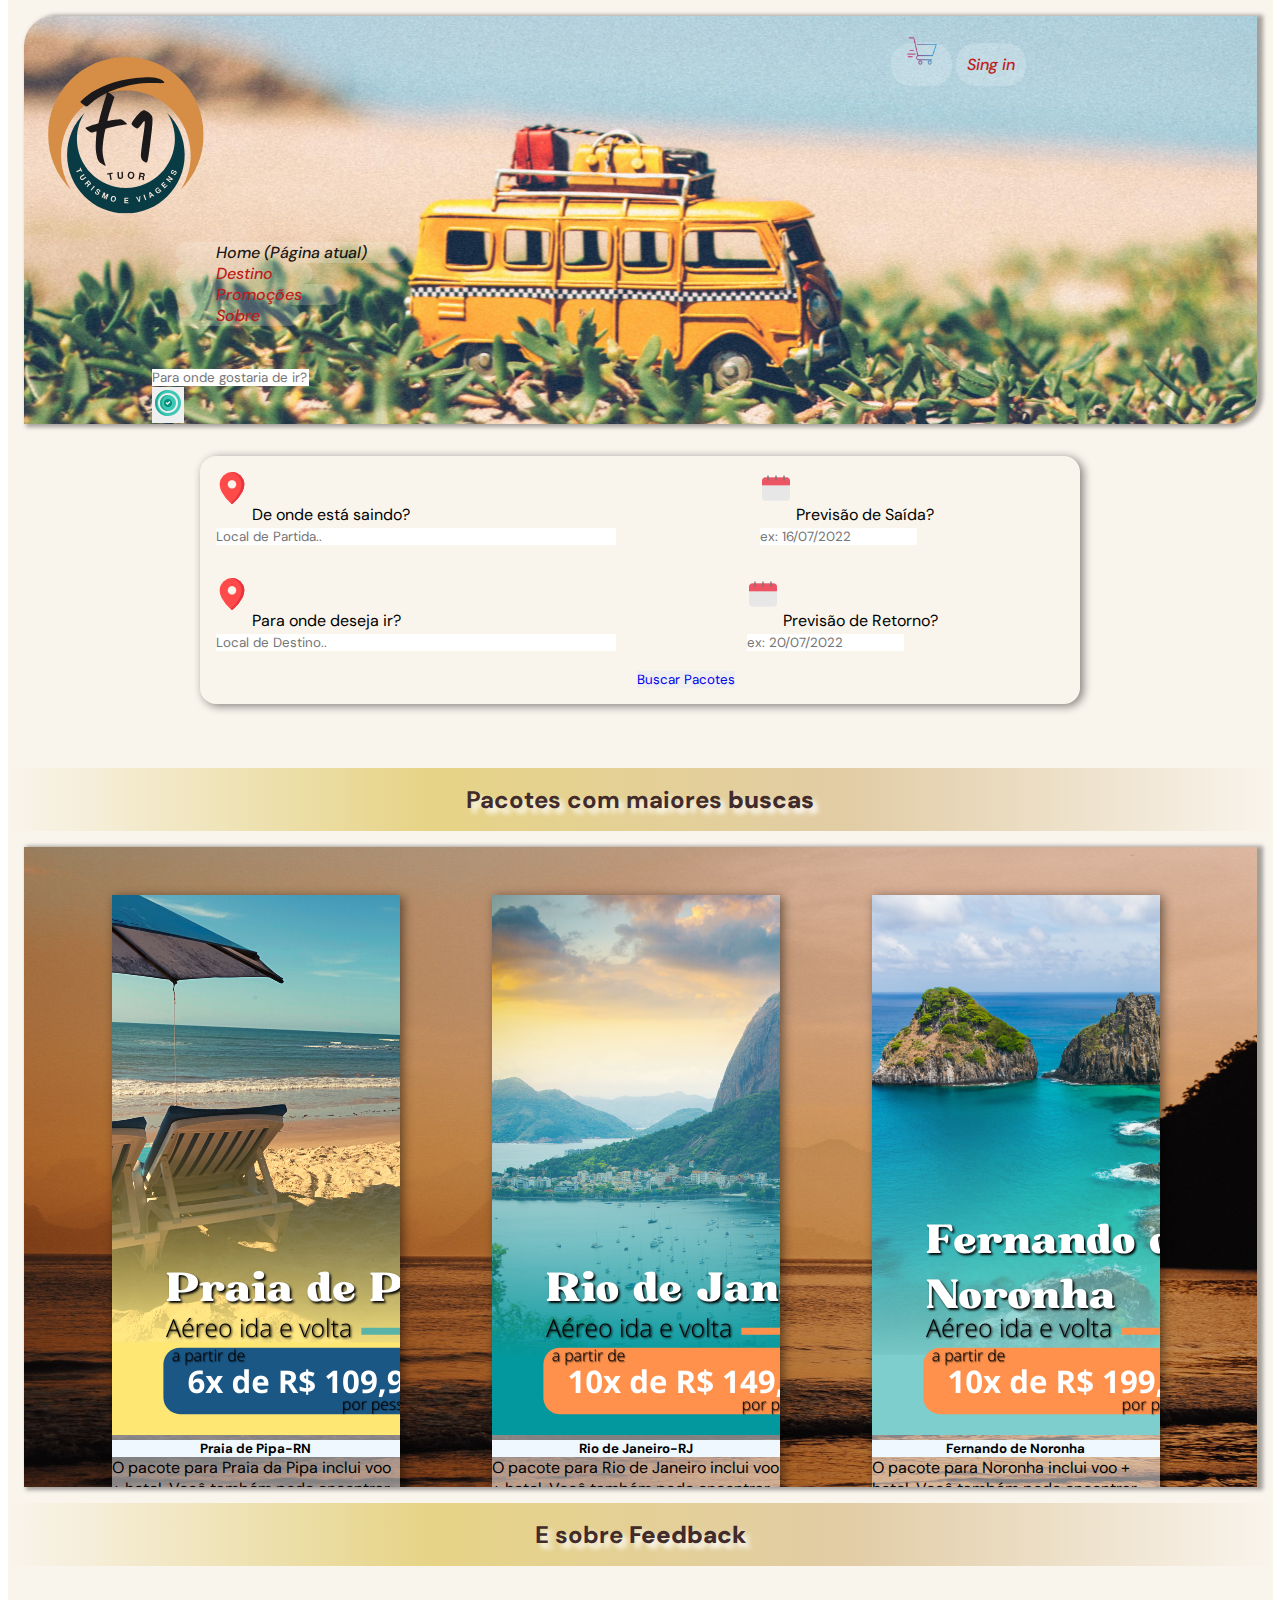
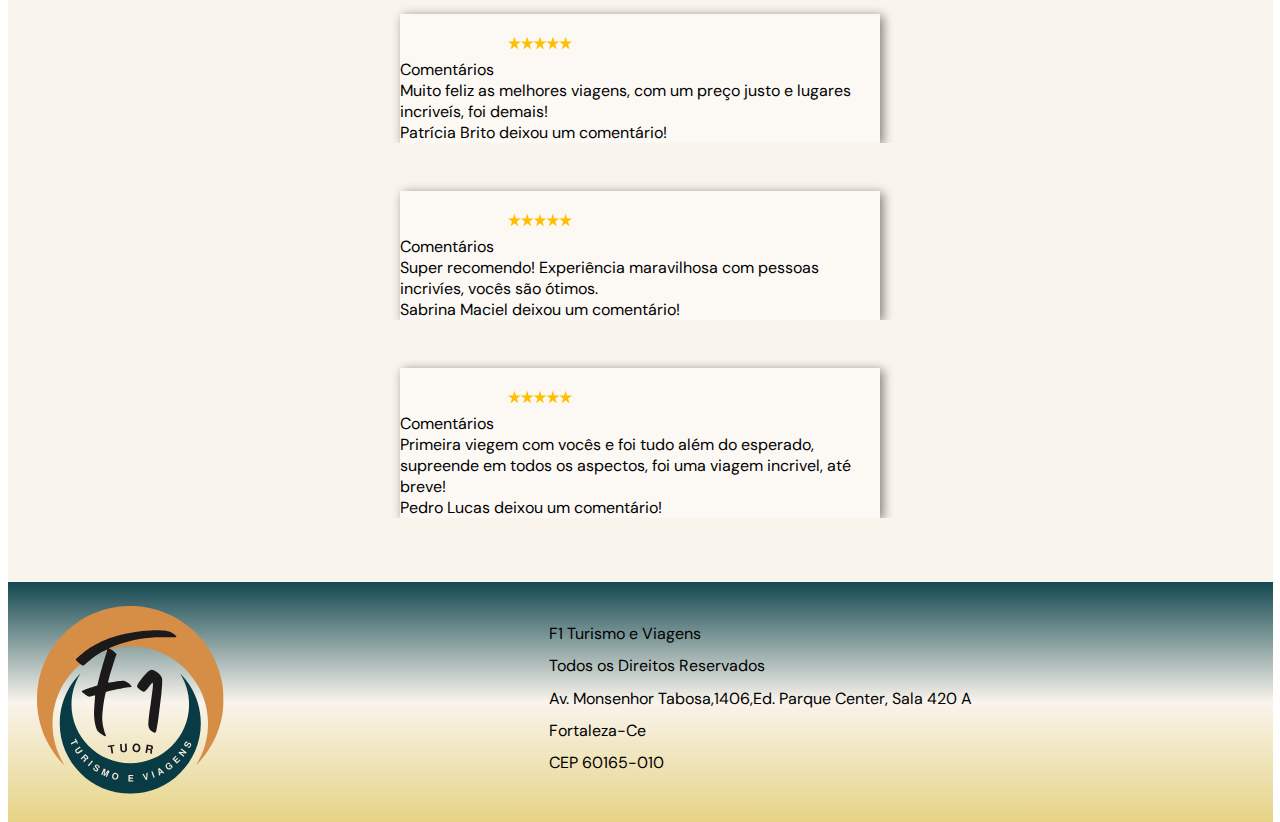
<file: index.html>
<!DOCTYPE html>
<html lang="pt-BR">
<head>
  <meta charset="UTF-8">
  <meta http-equiv="X-UA-Compatible" content="IE=edge">
  <meta name="viewport" content="width=device-width, initial-scale=1, shrink-to-fit=no">
  <title>F1 Tuor - Turismo e Viagens</title>
  <!------Bootstrap------>
  <link rel="stylesheet" href="https://stackpath.bootstrapcdn.com/bootstrap/4.1.3/css/bootstrap.min.css" integrity="sha384-MCw98/SFnGE8fJT3GXwEOngsV7Zt27NXFoaoApmYm81iuXoPkFOJwJ8ERdknLPMO" crossorigin="anonymous">
   <!-----CSS------>
  <link rel="stylesheet" href="./styles/style.css">

   <!------Font-Family------>
  <link rel="preconnect" href="https://fonts.googleapis.com">
  <link rel="preconnect" href="https://fonts.gstatic.com" crossorigin>
  <link href="https://fonts.googleapis.com/css2?family=DM+Sans:ital@0;1&display=swap" rel="stylesheet">
</head>



<body>
 <div id="bodySection">
   <header>
      <div class="grid-container">
        <div>
          <nav  class="navbar navbar-expand-lg navbar-light ">
            <button class="navbar-toggler" type="button" data-toggle="collapse" data-target="#navbarTogglerDemo01" aria-controls="navbarTogglerDemo01" aria-expanded="false" aria-label="Alterna navegação">
              <span class="navbar-toggler-icon"></span>
            </button>
            <div class="collapse navbar-collapse" id="navbarTogglerDemo01">
              <a class="navbar-brand" href="#"><img id="Logo" src="assets/Logo.svg" alt="Logomarca F1 Turismo" width="200px" height="200px"></a>
   
              <ul class="navbar-nav mr-auto mt-2 mt-lg-0">
                <li class="nav-item active">
                  <a class="nav-link" href="index.html">Home <span class="sr-only">(Página atual)</span></a>
                </li>
                <li class="nav-item">
                  <a class="nav-link" href="destino.html" target="_self">Destino</a>
                </li>
                <li class="nav-item">
                  <a class="nav-link" href="promocoes.html" target="_self">Promoções</a>
                </li>
                <li class="nav-item">
                  <a class="nav-link" href="sobre.html">Sobre</a>
                </li>
              </ul>
            </div>
          </nav>
   
          <div class="input-group mb-3">
            <input type="text" class="form-control" placeholder="Para onde gostaria de ir? ex: Rio de Janeiro" aria-label="Recipient's username" aria-describedby="button-addon2">
            <div class="input-group-append">
              <button class="btn btn-outline-secondary" type="button" id="button-addon2"><img src="assets/lets-go.png" alt="botão ir"></button>
            </div>
          </div>
        </div>
        <nav id="go-enter">
          <a href="compra.html"><img src="assets/carrinho-de-compras.png" alt="Carrinho de compras" width="38px" height="38px"></a>
          <a href="singin.html">Sing in</a>
        </nav>
      </div>
   
   </header>
   
   <section id="form-index">
    <form>
      <div class="form-group">
        <img class="image-assets" src="assets/placeholder.png" alt="">
        <span>De onde está saindo?</span>
        <input type="text"  class="form-control" id="formGroupExampleInput" placeholder="Local de Partida..">
      </div>
      <div class="form-group">
        <img class="image-assets" src="assets/calendario.png" alt="">
        <span>Previsão de Saída?</span>
        <input type="text" class="form-control" id="formGroupExampleInput2" placeholder="ex: 16/07/2022">
      </div>
    </form>
    <form>
      <div class="form-group">
        <img class="image-assets" src="assets/placeholder.png" alt="">
        <span>Para onde deseja ir?</span>
        <input type="text" class="form-control" id="formGroupExampleInput" placeholder= "Local de Destino..">
      </div>
      <div class="form-group">
        <img class="image-assets" src="assets/calendario.png" alt="">
        <span>Previsão de Retorno?</span>
        <input type="text" class="form-control" id="formGroupExampleInput2" placeholder="ex: 20/07/2022">
      </div>
    </form>
    <button  type="button" class="btn btn-warning btn-lg"><a href="#">Buscar Pacotes</a> </button>
   </section>
   
   <hr>
   <h2>Pacotes com maiores <strong>buscas</strong></h2>
   <hr>
   <main id="menu">

    <div id="container">
   
      <div class="card" style="width: 18rem;">
        <img class="card-img-top" src="images/pacote-pipa.png" alt="Imagem de capa do pacote">
        <div class="card-body"> 
          <h5 class="card-title">Praia de Pipa-RN</h5>
          <p class="card-text">O pacote para Praia da Pipa inclui voo + hotel. Você também pode encontrar pacotes que incluem seguro viagem, traslado do aeroporto e atividades.</p>
          <a href="#" class="btn btn-primary">Visitar</a>
        </div>
      </div>
      <div class="card" style="width: 18rem;">
        <img class="card-img-top" src="images/pacote-rio.png" alt="Imagem de capa do pacote">
        <div class="card-body">
          <h5 class="card-title">Rio de Janeiro-RJ</h5>
          <p class="card-text">O pacote para Rio de Janeiro inclui voo + hotel. Você também pode encontrar pacotes que incluem seguro viagem, traslado do aeroporto e atividades.</p>
          <a href="#" class="btn btn-primary">Visitar</a>
        </div>
      </div>
      
      <div class="card" style="width: 18rem;">
        <img class="card-img-top" src="images/pacote-fn.png" alt="Imagem de capa do pacote">
        <div class="card-body">
          <h5 class="card-title">Fernando de Noronha</h5>
          <p class="card-text">O pacote para Noronha inclui voo + hotel. Você também pode encontrar pacotes que incluem seguro viagem, traslado do aeroporto e atividades.</p>
          <a href="#" class="btn btn-primary">Visitar</a>
        </div>
      </div>
      </div>  
   </main>
   
   <section id="commit">
    <hr>
    <h2>E sobre <strong>Feedback</strong> </h2>
    <hr>

    <div id="carouselExampleSlidesOnly" class="carousel slide" data-ride="carousel">
      <div class="carousel-inner">
        <div class="carousel-item active">
          <div class="d-block w-100">
            <div id="card-commit" class="card">
              <div class="card-header">
                Comentários
                <img class="position-img-est" src="assets/estrelas.png" alt="estrelas comentário">
              </div>
              <div class="card-body">
                <blockquote class="blockquote mb-0">
                  <p>Muito feliz as melhores viagens, com um preço justo e lugares incriveís, foi demais! </p>
                  <footer class="blockquote-footer">Patrícia Brito deixou um comentário!</footer>
                </blockquote>
              </div>
            </div>
          </div>
        </div>

        <div class="carousel-item">
          <div class="d-block w-100">
            <div id="card-commit" class="card">
              <div class="card-header">
                Comentários
                <img class="position-img-est" src="assets/estrelas.png" alt="estrelas comentário">
              </div>
              <div class="card-body">
                <blockquote class="blockquote mb-0">
                  <p>Super recomendo! Experiência maravilhosa com pessoas incrivíes, vocês são ótimos.</p>
                  <footer class="blockquote-footer">Sabrina Maciel deixou um comentário!</footer>
                </blockquote>
              </div>
            </div>
          </div>
        </div>

        <div class="carousel-item">
          <div class="d-block w-100">
            <div id="card-commit" class="card">
              <div class="card-header">
                Comentários
                <img class="position-img-est" src="assets/estrelas.png" alt="estrelas comentário">
              </div>
              <div class="card-body">
                <blockquote class="blockquote mb-0">
                  <p>Primeira viegem com vocês e foi tudo além do esperado, supreende em todos os aspectos, foi uma viagem incrivel, até breve!</p>
                  <footer class="blockquote-footer">Pedro Lucas deixou um comentário! </footer>
                </blockquote>
              </div>
            </div>
          </div>
        </div>
      </div>
    </div>

   </section>
   
   <footer id="footer">
    <img src="assets/Logo.svg" alt="" width="240px">
      <ul>
        <li class="padrao">F1 Turismo e Viagens</li>
        <li class="padrao">Todos os Direitos Reservados</li>
        <li class="padrao">Av. Monsenhor Tabosa,1406,Ed. Parque Center, Sala 420 A</li>
        <li class="padrao">Fortaleza-Ce</li>
        <li class="padrao">CEP 60165-010</li>
      </ul>
   </footer>
 </div>

<script src="https://code.jquery.com/jquery-3.3.1.slim.min.js" integrity="sha384-q8i/X+965DzO0rT7abK41JStQIAqVgRVzpbzo5smXKp4YfRvH+8abtTE1Pi6jizo" crossorigin="anonymous"></script>
<script src="https://cdnjs.cloudflare.com/ajax/libs/popper.js/1.14.3/umd/popper.min.js" integrity="sha384-ZMP7rVo3mIykV+2+9J3UJ46jBk0WLaUAdn689aCwoqbBJiSnjAK/l8WvCWPIPm49" crossorigin="anonymous"></script>
<script src="https://stackpath.bootstrapcdn.com/bootstrap/4.1.3/js/bootstrap.min.js" integrity="sha384-ChfqqxuZUCnJSK3+MXmPNIyE6ZbWh2IMqE241rYiqJxyMiZ6OW/JmZQ5stwEULTy" crossorigin="anonymous"></script>

</body>
</html>
</file>
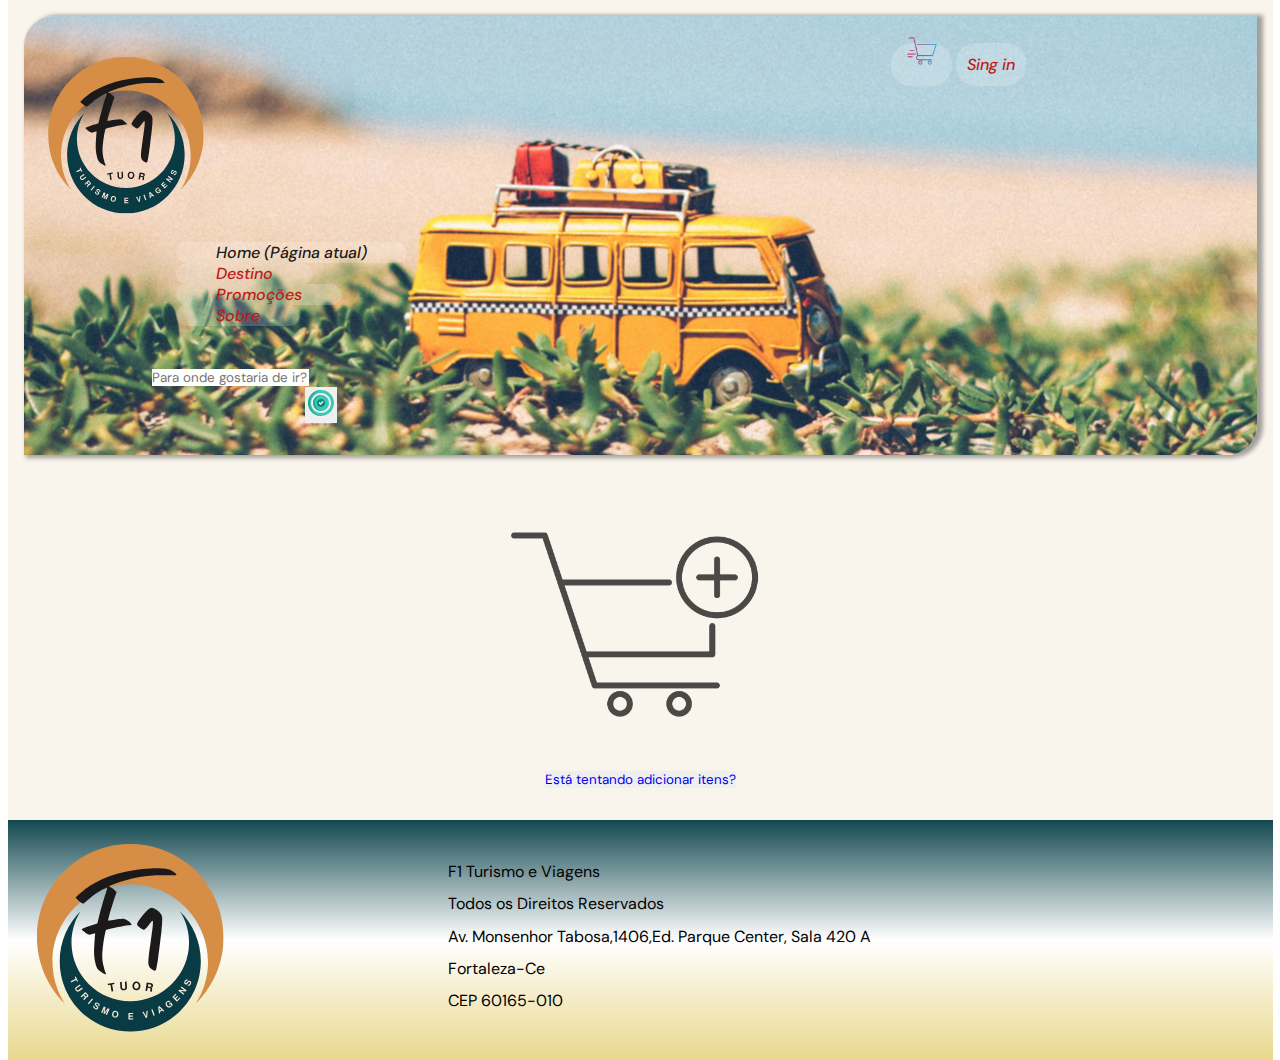
<file: compra.html>
<!DOCTYPE html>
<html lang="pt-BR">
<head>
  <meta charset="UTF-8">
  <meta http-equiv="X-UA-Compatible" content="IE=edge">
  <meta name="viewport" content="width=device-width, initial-scale=1, shrink-to-fit=no">
  <title>F1 Tuor - Turismo e Viagens</title>
  <!------Bootstrap------>
  <link rel="stylesheet" href="https://stackpath.bootstrapcdn.com/bootstrap/4.1.3/css/bootstrap.min.css" integrity="sha384-MCw98/SFnGE8fJT3GXwEOngsV7Zt27NXFoaoApmYm81iuXoPkFOJwJ8ERdknLPMO" crossorigin="anonymous">
   <!-----CSS------>
  <link rel="stylesheet" href="./styles/compra.css">

   <!------Font-Family------>
  <link rel="preconnect" href="https://fonts.googleapis.com">
  <link rel="preconnect" href="https://fonts.gstatic.com" crossorigin>
  <link href="https://fonts.googleapis.com/css2?family=DM+Sans:ital@0;1&display=swap" rel="stylesheet">
</head>



<body>
 <div id="bodySection">
   <header>
      <div class="grid-container">
        <div>
          <nav  class="navbar navbar-expand-lg navbar-light ">
            <button class="navbar-toggler" type="button" data-toggle="collapse" data-target="#navbarTogglerDemo01" aria-controls="navbarTogglerDemo01" aria-expanded="false" aria-label="Alterna navegação">
              <span class="navbar-toggler-icon"></span>
            </button>
            <div class="collapse navbar-collapse" id="navbarTogglerDemo01">
              <a class="navbar-brand" href="#"><img id="Logo" src="assets/Logo.svg" alt="Logomarca F1 Turismo" width="200px" height="200px"></a>
   
              <ul class="navbar-nav mr-auto mt-2 mt-lg-0">
                <li class="nav-item active">
                  <a class="nav-link" href="index.html">Home <span class="sr-only">(Página atual)</span></a>
                </li>
                <li class="nav-item">
                  <a class="nav-link" href="destino.html" target="_self">Destino</a>
                </li>
                <li class="nav-item">
                  <a class="nav-link" href="promocoes.html" target="_self">Promoções</a>
                </li>
                <li class="nav-item">
                  <a class="nav-link" href="sobre.html">Sobre</a>
                </li>
              </ul>
            </div>
          </nav>
   
          <div class="input-group mb-3">
            <input type="text" class="form-control" placeholder="Para onde gostaria de ir? ex: Rio de Janeiro" aria-label="Recipient's username" aria-describedby="button-addon2">
            <div class="input-group-append">
              <button class="btn btn-outline-secondary" type="button" id="button-addon2"><img src="assets/lets-go.png" alt="botão ir"></button>
            </div>
          </div>
        </div>
        <nav id="go-enter">
          <a href="compra.html"><img src="assets/carrinho-de-compras.png" alt="Carrinho de compras" width="38px" height="38px"></a>
          <a href="singin.html">Sing in</a>
        </nav>
      </div>
   </header>

   <div class="body-car">
    <img class="img-body" src="images/carrinho.png" alt="carrinho imagem">
    
    <button type="button" class="btn btn-outline-info" data-toggle="tooltip" data-placement="top" title="Faça seu login e continue navegando">
      <a class="nav-btn" href="singin.html">Está tentando adicionar itens?</a>
    </button>
   </div>

 </div>

 <footer id="footer">
  <img src="assets/Logo.svg" alt="" width="240px">
    <ul>
      <li class="padrao">F1 Turismo e Viagens</li>
      <li class="padrao">Todos os Direitos Reservados</li>
      <li class="padrao">Av. Monsenhor Tabosa,1406,Ed. Parque Center, Sala 420 A</li>
      <li class="padrao">Fortaleza-Ce</li>
      <li class="padrao">CEP 60165-010</li>
    </ul>
 </footer>


<script src="https://code.jquery.com/jquery-3.3.1.slim.min.js" integrity="sha384-q8i/X+965DzO0rT7abK41JStQIAqVgRVzpbzo5smXKp4YfRvH+8abtTE1Pi6jizo" crossorigin="anonymous"></script>
<script src="https://cdnjs.cloudflare.com/ajax/libs/popper.js/1.14.3/umd/popper.min.js" integrity="sha384-ZMP7rVo3mIykV+2+9J3UJ46jBk0WLaUAdn689aCwoqbBJiSnjAK/l8WvCWPIPm49" crossorigin="anonymous"></script>
<script src="https://stackpath.bootstrapcdn.com/bootstrap/4.1.3/js/bootstrap.min.js" integrity="sha384-ChfqqxuZUCnJSK3+MXmPNIyE6ZbWh2IMqE241rYiqJxyMiZ6OW/JmZQ5stwEULTy" crossorigin="anonymous"></script>
</body>
</html>
</file>
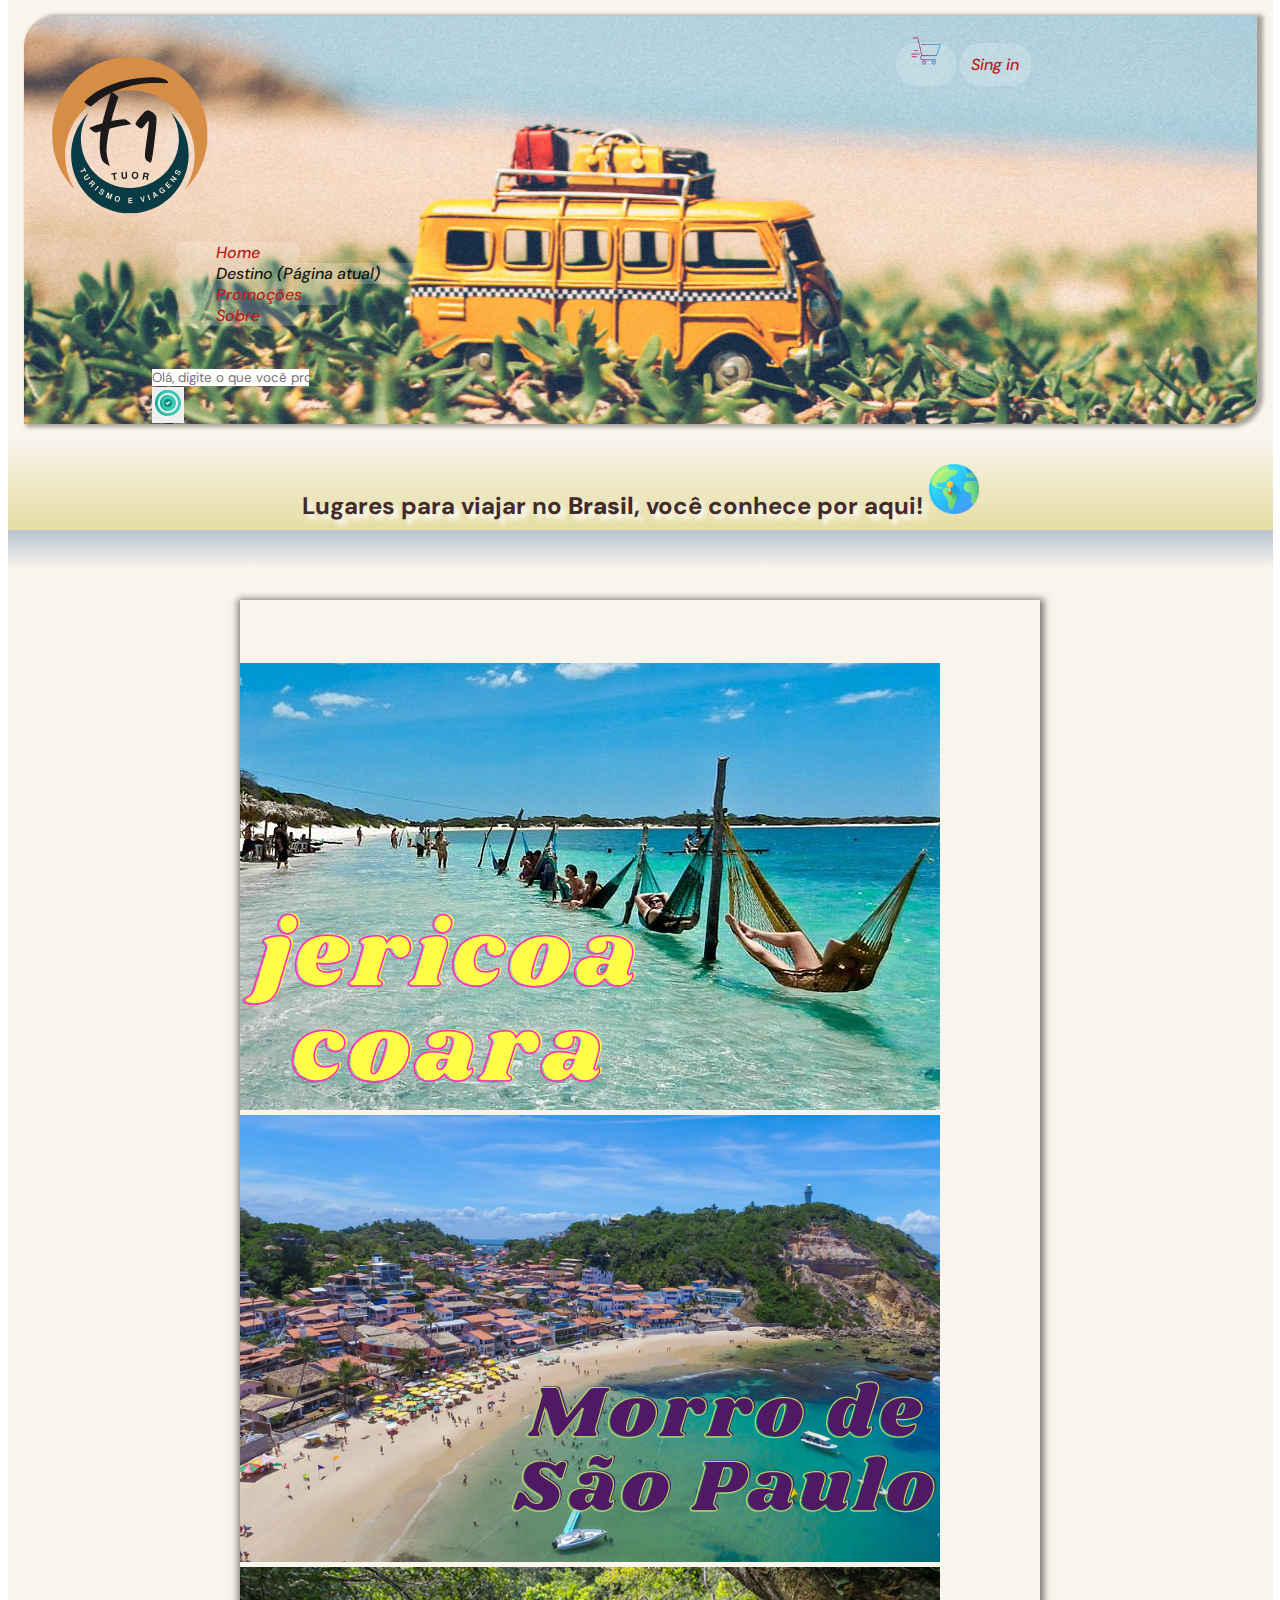
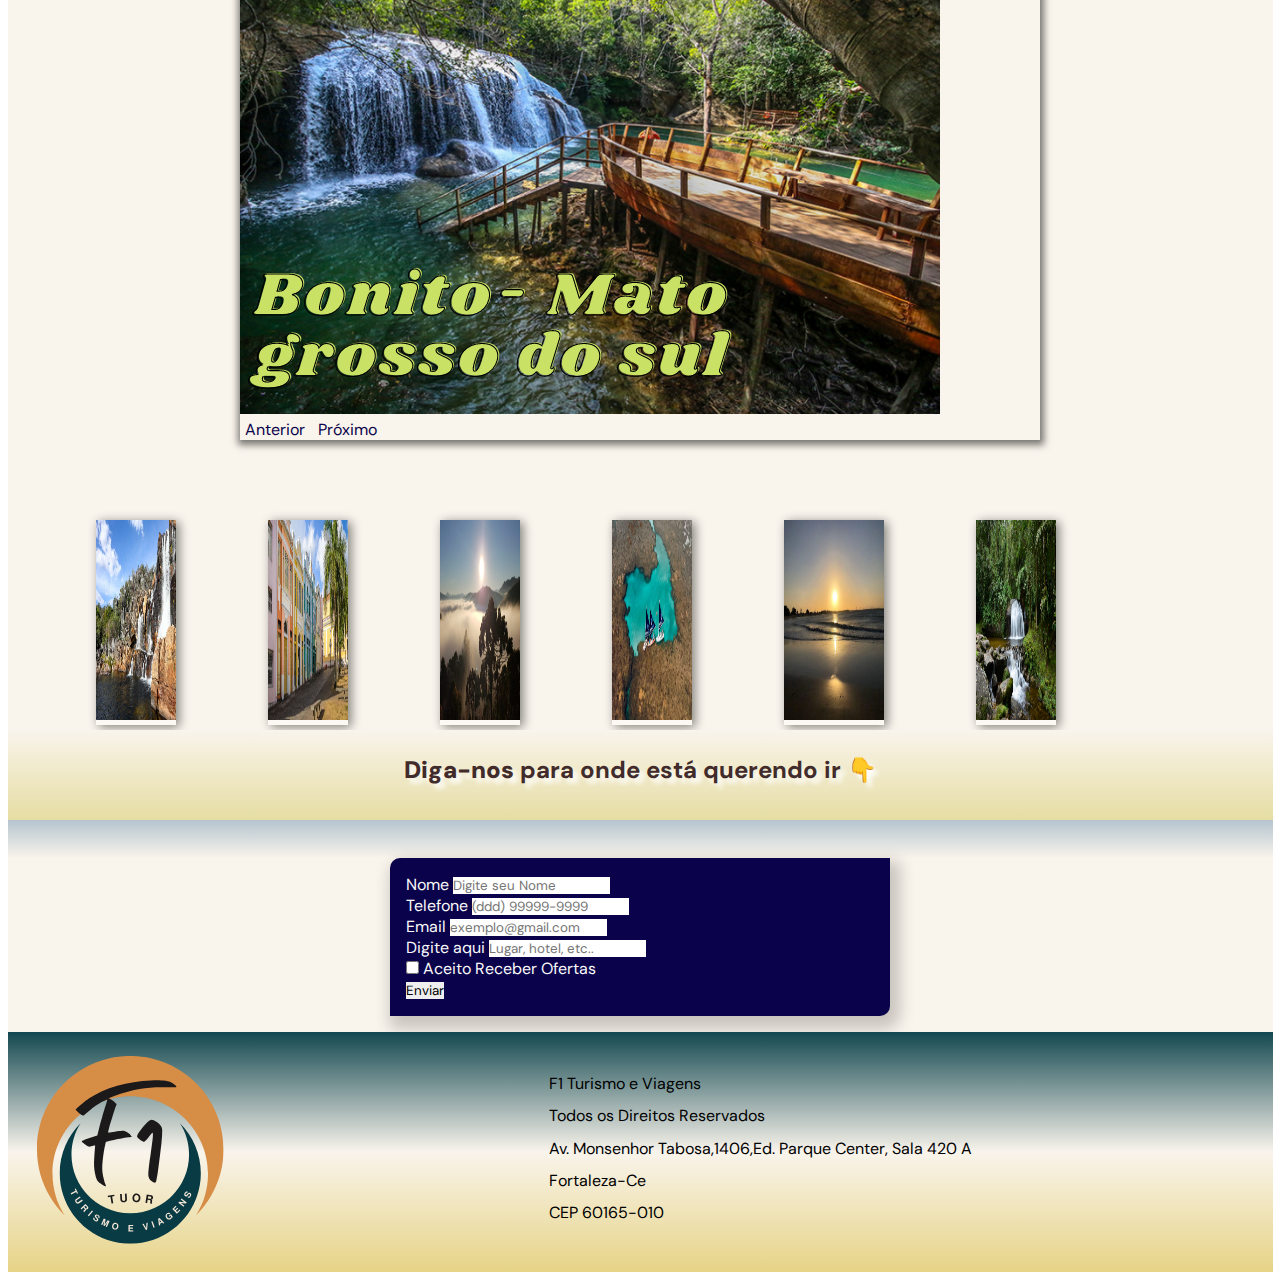
<file: destino.html>
<!DOCTYPE html>
<html lang="pt-BR">
<head>
  <meta charset="UTF-8">
  <meta http-equiv="X-UA-Compatible" content="IE=edge">
  <meta name="viewport" content="width=device-width, initial-scale=1, shrink-to-fit=no">
  <title>F1 Tuor - Turismo e Viagens</title>
  <!------Bootstrap------>
  <link rel="stylesheet" href="https://stackpath.bootstrapcdn.com/bootstrap/4.1.3/css/bootstrap.min.css" integrity="sha384-MCw98/SFnGE8fJT3GXwEOngsV7Zt27NXFoaoApmYm81iuXoPkFOJwJ8ERdknLPMO" crossorigin="anonymous">
   <!-----CSS------>
  <link rel="stylesheet" href="./styles/destino.css">

   <!------Font-Family------>
  <link rel="preconnect" href="https://fonts.googleapis.com">
  <link rel="preconnect" href="https://fonts.gstatic.com" crossorigin>
  <link href="https://fonts.googleapis.com/css2?family=DM+Sans:ital@0;1&display=swap" rel="stylesheet">
</head>



<body>
 <div id="bodySection">
   <header>
      <div class="grid-container">
        <div>
          <nav  class="navbar navbar-expand-lg navbar-light ">
            <button class="navbar-toggler" type="button" data-toggle="collapse" data-target="#navbarTogglerDemo01" aria-controls="navbarTogglerDemo01" aria-expanded="false" aria-label="Alterna navegação">
              <span class="navbar-toggler-icon"></span>
            </button>
            <div class="collapse navbar-collapse" id="navbarTogglerDemo01">
              <a class="navbar-brand" href="#"><img id="Logo" src="assets/Logo.svg" alt="Logomarca F1 Turismo" width="200px" height="200px"></a>
   
              <ul class="navbar-nav mr-auto mt-2 mt-lg-0">
                <li class="nav-item ">
                  <a class="nav-link" href="index.html">Home</a>
                </li>
                <li class="nav-item active">
                  <a class="nav-link" href="#">Destino <span class="sr-only">(Página atual)</span></a>
                </li>
                <li class="nav-item">
                  <a class="nav-link" href="promocoes.html">Promoções</a>
                </li>
                <li class="nav-item">
                  <a class="nav-link" href="sobre.html">Sobre</a>
                </li>
              </ul>
            </div>
          </nav>
   
          <div class="input-group mb-3">
            <input type="text" class="form-control" placeholder="Olá, digite o que você procura.." aria-label="Recipient's username" aria-describedby="button-addon2">
            <div class="input-group-append">
              <button class="btn btn-outline-secondary" type="button" id="button-addon2"><img src="assets/lets-go.png" alt="botão ir"></button>
            </div>
          </div>
        </div>
        <nav id="go-enter">
          <a href="compra.html"><img src="assets/carrinho-de-compras.png" alt="Carrinho de compras" width="38px" height="38px"></a>
          <a href="singin.html">Sing in</a>
        </nav>
      </div>
   </header>

    <div>
      <hr>
       <h2 class="topicos">Lugares para viajar no <strong>Brasil</strong>, você conhece por aqui!  <img src="images/no-mundo-todo.png" alt="" width="50px" ></h2>
    </div>

   <main id="menu">
    <div id="container">

      <div id="carouselExampleIndicators" class="carousel slide" data-ride="carousel">
        <ol class="carousel-indicators">
          <li data-target="#carouselExampleIndicators" data-slide-to="0" class="active"></li>
          <li data-target="#carouselExampleIndicators" data-slide-to="1"></li>
          <li data-target="#carouselExampleIndicators" data-slide-to="2"></li>
        </ol>
        <div class="carousel-inner">
          <div class="carousel-item active">
            <img class="d-block w-100" src="images/jeri.png" alt="Imagem jeri">
          </div>
          <div class="carousel-item">
            <img class="d-block w-100" src="images/morro-sp.png" alt="imagem morro-sp">
          </div>
          <div class="carousel-item">
            <img class="d-block w-100" src="images/bonito-mts.png" alt="Imagem bonito-mts">
          </div>
        </div>
        <a class="carousel-control-prev" href="#carouselExampleIndicators" role="button" data-slide="prev">
          <span class="carousel-control-prev-icon" aria-hidden="true"></span>
          <span class="sr-only">Anterior</span>
        </a>
        <a class="carousel-control-next" href="#carouselExampleIndicators" role="button" data-slide="next">
          <span class="carousel-control-next-icon" aria-hidden="true"></span>
          <span class="sr-only">Próximo</span>
        </a>
      </div>

    </div>  
   </main>

   <section id="form-destino">
      <div class="card">
        <div class="dropdown">
          <img class="card-img"src="images/chapada.jpeg" alt="Imagem do card" width="80px" height="200px">
          <h5 class="dropdown-content">&#x1F4CD; Alto Paraíso, Goiás</h5>
          <a id="nav-card" href="#" class="dropdown-content">Saiba mais</a>
          <a href="#" class="dropdown-content"><img src="assets/carrinho-de-compras.png" alt="Carrinho de compras" width="38px" height="38px"></a>
        </div>
      </div>

      <div class="card">
        <div class="dropdown">
          <img class="card-img" src="images/joao-pessoa.jpg" alt="Imagem do card" width="80px" height="200px">
          <h5 class="dropdown-content">&#x1F4CD; João Pessoa, Paraíba</h5>
          <a href="#" class="dropdown-content">Saiba mais</a>
          <a href="#" class="dropdown-content"><img src="assets/carrinho-de-compras.png" alt="Carrinho de compras" width="38px" height="38px"></a>
        </div>
      </div>

      <div class="card">
        <div class="dropdown">
          <img class="card-img" src="images/monteverde.jpg" alt="Imagem do card" width="80px" height="200px">
          <h5 class="dropdown-content">&#x1F4CD; Monte Verde, Minas Gerais</h5>
          <a href="#" class="dropdown-content">Saiba mais</a>
          <a href="#" class="dropdown-content"><img src="assets/carrinho-de-compras.png" alt="Carrinho de compras" width="38px" height="38px"></a>
        </div>
      </div>

      <div class="card">
        <div class="dropdown">
          <img class="card-img" src="images/porto-de-galinhas.jpeg" alt="Imagem do card" width="80px" 
        height="200px">
          <h5 class="dropdown-content">&#x1F4CD; Porto de Galinhas-Ipojuca, Pe</h5>
          <a href="#" class="dropdown-content">Saiba mais</a>
          <a href="#" class="dropdown-content"><img src="assets/carrinho-de-compras.png" alt="Carrinho de compras" width="38px" height="38px"></a>
        </div>
      </div>

      <div class="card">
        <div class="dropdown">
          <img class="card-img" src="images/sao-miguel.jpg" alt="Imagem do card" width="100px" height="200px">
          <h5 class="dropdown-content">&#x1F4CD; São Miguel dos Milagres, AL</h5>
          <a href="#" class="dropdown-content">Saiba mais</a>
          <a href="#" class="dropdown-content"><img src="assets/carrinho-de-compras.png" alt="Carrinho de compras" width="38px" height="38px"></a>
        </div>
      </div>

      <div class="card">
        <div class="dropdown">
          <img class="card-img" src="images/visconde.jpg" alt="Imagem do card" width="80px" height="200px">
          <h5 class="dropdown-content">&#x1F4CD; Visconde de Mauá, RJ</h5>
          <a href="#" class="dropdown-content">Saiba mais</a>
          <a href="#" class="dropdown-content"><img src="assets/carrinho-de-compras.png" alt="Carrinho de compras" width="38px" height="38px"></a>
        </div>
      </div>
   </section>
   
   
   <section >
    <hr>
    <h2 class="topicos"><strong>Diga-nos</strong> para onde está querendo ir &#x1F447;</h2>
    <hr>

    <form>
      <div class="form-row">
        <div class="form-group col-md-6">
          <label for="inputEmail4">Nome</label>
          <input type="email" class="form-control" id="inputEmail4" placeholder="Digite seu Nome">
        </div>
        <div class="form-group">
          <label for="inputAddress2">Telefone</label>
          <input type="text" class="form-control" id="inputAddress2" placeholder="(ddd) 99999-9999">
        </div>
      </div>
      <div class="form-group">
        <label for="inputAddress">Email</label>
        <input type="text" class="form-control" id="inputAddress" placeholder="exemplo@gmail.com">
      </div>
      <div class="form-group">
        <label for="inputAddress2">Digite aqui</label>
        <input type="text" class="form-control" id="inputAddress2" placeholder="Lugar, hotel, etc..">
      </div>
      <div class="form-group">
        <div class="form-check">
          <input class="form-check-input" type="checkbox" id="gridCheck">
          <label class="form-check-label" for="gridCheck">
            Aceito Receber Ofertas
          </label>
        </div>
      </div>
      <button type="submit" class="btn btn-primary">Enviar</button>
    </form>
   </section>
   
   <footer id="footer">
    <img src="assets/Logo.svg" alt="" width="240px">
      <ul>
        <li class="padrao">F1 Turismo e Viagens</li>
        <li class="padrao">Todos os Direitos Reservados</li>
        <li class="padrao">Av. Monsenhor Tabosa,1406,Ed. Parque Center, Sala 420 A</li>
        <li class="padrao">Fortaleza-Ce</li>
        <li class="padrao">CEP 60165-010</li>
      </ul>
   </footer>
 </div>


<script src="https://code.jquery.com/jquery-3.3.1.slim.min.js" integrity="sha384-q8i/X+965DzO0rT7abK41JStQIAqVgRVzpbzo5smXKp4YfRvH+8abtTE1Pi6jizo" crossorigin="anonymous"></script>
<script src="https://cdnjs.cloudflare.com/ajax/libs/popper.js/1.14.3/umd/popper.min.js" integrity="sha384-ZMP7rVo3mIykV+2+9J3UJ46jBk0WLaUAdn689aCwoqbBJiSnjAK/l8WvCWPIPm49" crossorigin="anonymous"></script>
<script src="https://stackpath.bootstrapcdn.com/bootstrap/4.1.3/js/bootstrap.min.js" integrity="sha384-ChfqqxuZUCnJSK3+MXmPNIyE6ZbWh2IMqE241rYiqJxyMiZ6OW/JmZQ5stwEULTy" crossorigin="anonymous"></script>

</body>
</html>
</file>
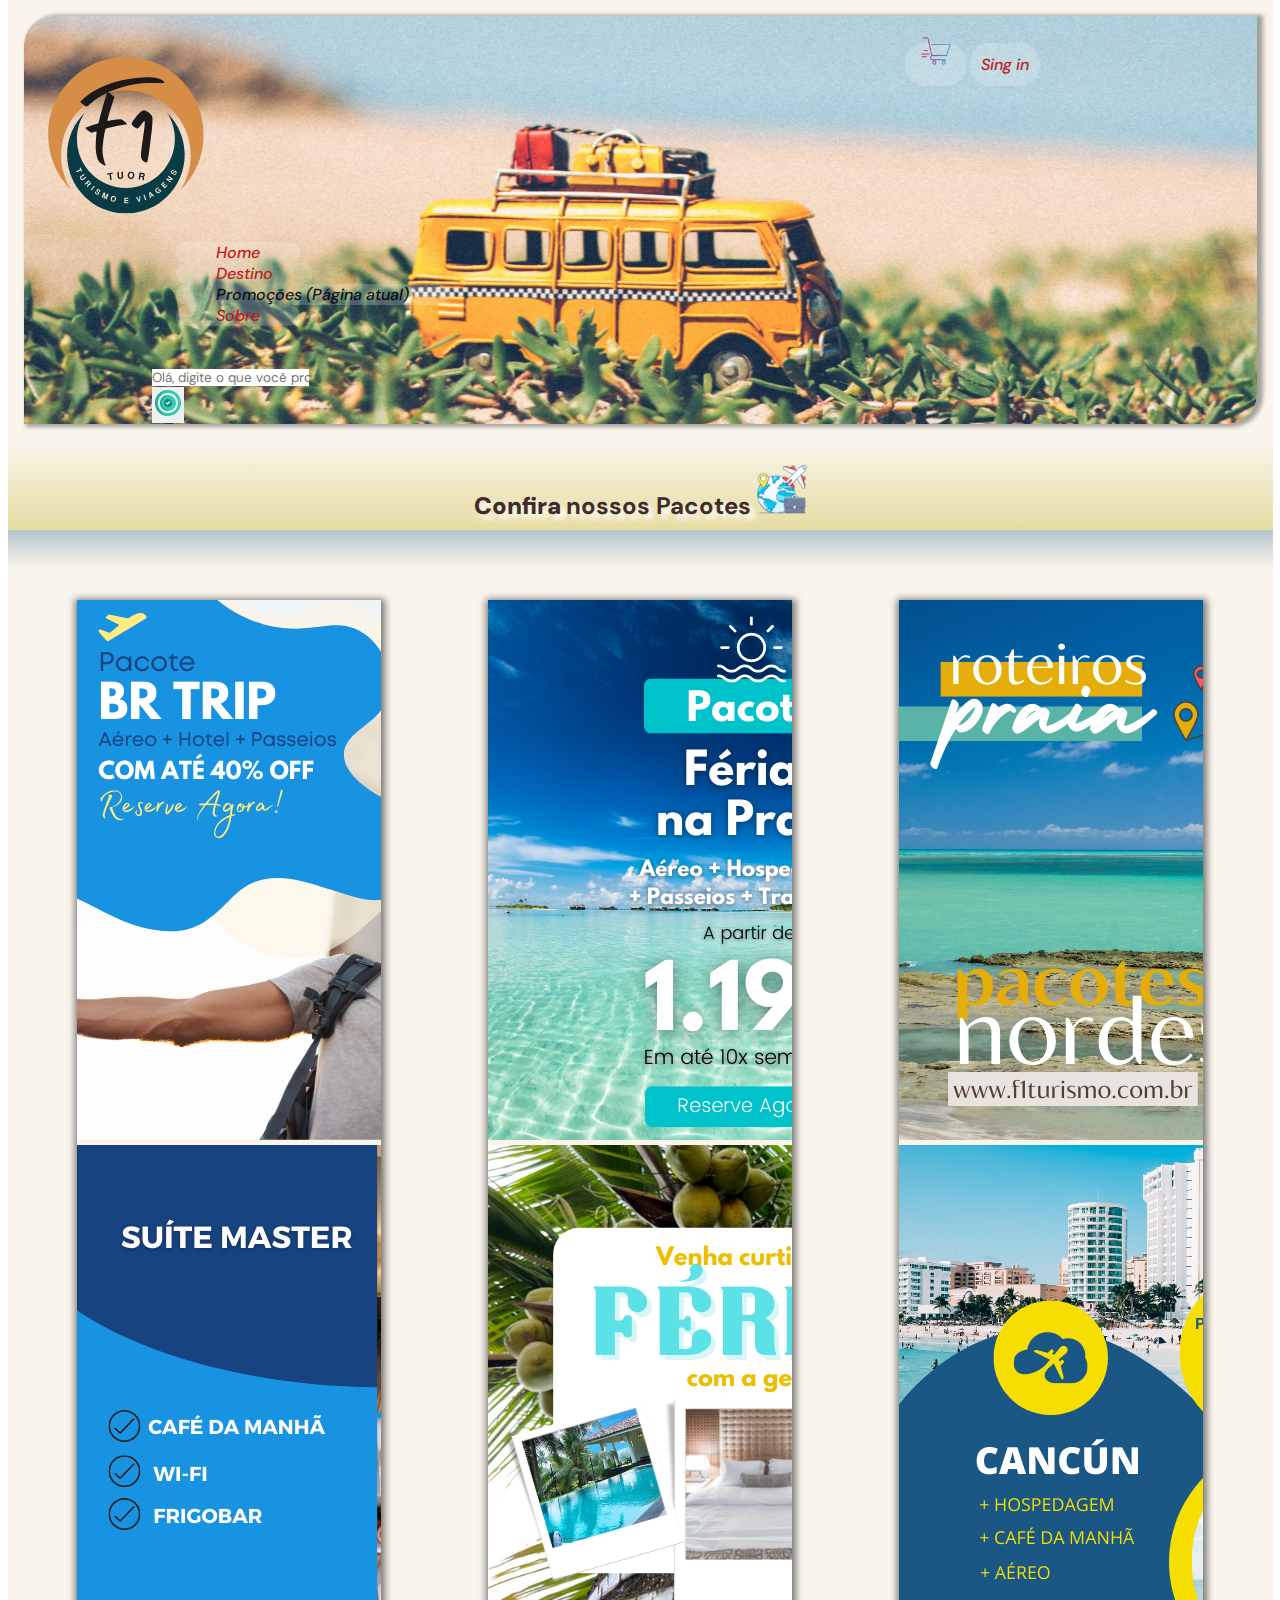
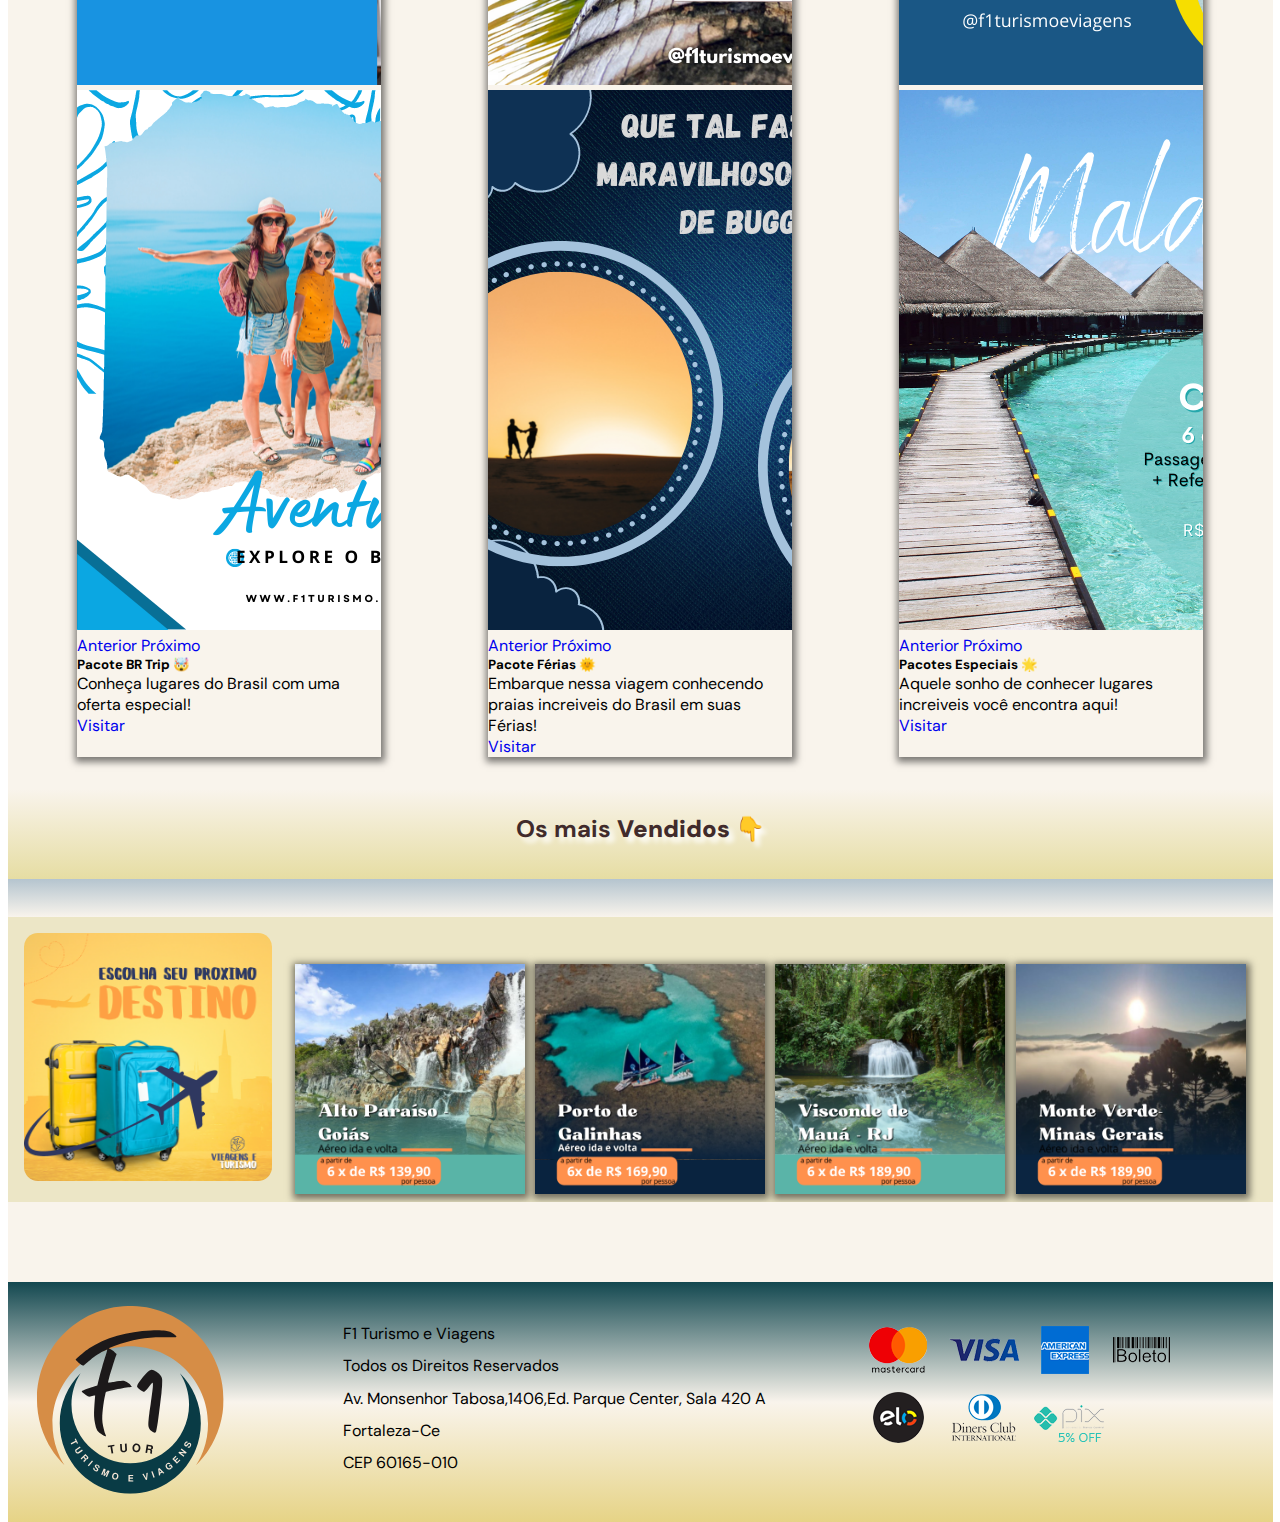
<file: promocoes.html>
<!DOCTYPE html>
<html lang="pt-BR">
<head>
  <meta charset="UTF-8">
  <meta http-equiv="X-UA-Compatible" content="IE=edge">
  <meta name="viewport" content="width=device-width, initial-scale=1, shrink-to-fit=no">
  <title>F1 Tuor - Turismo e Viagens</title>
  <!------Bootstrap------>
  <link rel="stylesheet" href="https://stackpath.bootstrapcdn.com/bootstrap/4.1.3/css/bootstrap.min.css" integrity="sha384-MCw98/SFnGE8fJT3GXwEOngsV7Zt27NXFoaoApmYm81iuXoPkFOJwJ8ERdknLPMO" crossorigin="anonymous">
   <!-----CSS------>
  <link rel="stylesheet" href="./styles/promocoes.css">

   <!------Font-Family------>
  <link rel="preconnect" href="https://fonts.googleapis.com">
  <link rel="preconnect" href="https://fonts.gstatic.com" crossorigin>
  <link href="https://fonts.googleapis.com/css2?family=DM+Sans:ital@0;1&display=swap" rel="stylesheet">
</head>



<body>
 <div id="bodySection">
   <header>
      <div class="grid-container">
        <div>
          <nav  class="navbar navbar-expand-lg navbar-light ">
            <button class="navbar-toggler" type="button" data-toggle="collapse" data-target="#navbarTogglerDemo01" aria-controls="navbarTogglerDemo01" aria-expanded="false" aria-label="Alterna navegação">
              <span class="navbar-toggler-icon"></span>
            </button>
            <div class="collapse navbar-collapse" id="navbarTogglerDemo01">
              <a class="navbar-brand" href="#"><img id="Logo" src="assets/Logo.svg" alt="Logomarca F1 Turismo" width="200px" height="200px"></a>
   
              <ul class="navbar-nav mr-auto mt-2 mt-lg-0">
                <li class="nav-item ">
                  <a class="nav-link" href="index.html">Home</a>
                </li>
                <li class="nav-item ">
                  <a class="nav-link" href="destino.html">Destino </a>
                </li>
                <li class="nav-item active">
                  <a class="nav-link" href="promocoes.html">Promoções <span class="sr-only">(Página atual)</span></a>
                </li>
                <li class="nav-item">
                  <a class="nav-link" href="sobre.html">Sobre</a>
                </li>
              </ul>
            </div>
          </nav>
   
          <div class="input-group mb-3">
            <input type="text" class="form-control" placeholder="Olá, digite o que você procura.." aria-label="Recipient's username" aria-describedby="button-addon2">
            <div class="input-group-append">
              <button class="btn btn-outline-secondary" type="button" id="button-addon2"><img src="assets/lets-go.png" alt="botão ir"></button>
            </div>
          </div>
        </div>
        <nav id="go-enter">
          <a href="compra.html"><img src="assets/carrinho-de-compras.png" alt="Carrinho de compras" width="38px" height="38px"></a>
          <a href="singin.html">Sing in</a>
        </nav>
      </div>
   </header>

    <div>
      <hr>
       <h2 class="topicos"><strong>Confira </strong>nossos Pacotes <img src="images/viagem-de-negocios.png" alt="" width="50px" ></h2>
    </div>

   <main id="menu">
    <div class="container-promo">

      <div id="carouselExampleControls" class="carousel slide" data-ride="carousel">
        <div class="carousel-inner">
          <div class="carousel-item active">
            <img class="d-block w-100" src="images/pacote.png" alt="imagem pacote de viagens">
          </div>
          <div class="carousel-item">
            <img class="d-block w-100" src="images/pacote-suite.png" alt="pacote pacote suite">
          </div>
          <div class="carousel-item">
            <img class="d-block w-100" src="images/pacote-familia.png" alt="pacote familia">
          </div>
        </div>
        <a class="carousel-control-prev" href="#carouselExampleControls" role="button" data-slide="prev">
          <span class="carousel-control-prev-icon" aria-hidden="true"></span>
          <span class="sr-only">Anterior</span>
        </a>
        <a class="carousel-control-next" href="#carouselExampleControls" role="button" data-slide="next">
          <span class="carousel-control-next-icon" aria-hidden="true"></span>
          <span class="sr-only">Próximo</span>
        </a>
      </div>

      <div class="card-body">
        <h5 class="card-title">Pacote BR Trip &#x1F92F;</h5>
        <p class="card-text">Conheça lugares do Brasil com uma oferta especial!</p>
        <a href="#" class="btn btn-primary">Visitar</a>
      </div>
  
    </div>  

    <div class="container-promo">
      <div id="carouselExampleControls" class="carousel slide" data-ride="carousel">
        <div class="carousel-inner">
          <div class="carousel-item">
            <img class="d-block w-100" src="images/pacote-ferias.png" alt="Pacote Ferias">
          </div>
          <div class="carousel-item active">
            <img class="d-block w-100" src="images/pacote-ferias2.png" alt="Pacote Ferias">
          </div>
          <div class="carousel-item">
            <img class="d-block w-100" src="images/pacote-ferias3.png" alt="Pacote Ferias">
          </div>
        </div>
        <a class="carousel-control-prev" href="#carouselExampleControls" role="button" data-slide="prev">
          <span class="carousel-control-prev-icon" aria-hidden="true"></span>
          <span class="sr-only">Anterior</span>
        </a>
        <a class="carousel-control-next" href="#carouselExampleControls" role="button" data-slide="next">
          <span class="carousel-control-next-icon" aria-hidden="true"></span>
          <span class="sr-only">Próximo</span>
        </a>
      </div>

      <div class="card-body">
        <h5 class="card-title">Pacote Férias &#127774;</h5>
        <p class="card-text">Embarque nessa viagem conhecendo praias increiveis do Brasil em suas Férias!</p>
        <a href="#" class="btn btn-primary">Visitar</a>
      </div>

    </div>

    <div class="container-promo">
      <div id="carouselExampleControls" class="carousel slide" data-ride="carousel">
        <div class="carousel-inner">
          <div class="carousel-item">
            <img class="d-block w-100" src="images/pacotes-especiais.png" alt="pacotes especiais">
          </div>
          <div class="carousel-item">
            <img class="d-block w-100" src="images/pacotes-especiais2.png" alt="pacotes especiais">
          </div>
          <div class="carousel-item active">
            <img class="d-block w-100" src="images/pacotes-especiais3.png" alt="pacotes especiais">
          </div>
        </div>
        <a class="carousel-control-prev" href="#carouselExampleControls" role="button" data-slide="prev">
          <span class="carousel-control-prev-icon" aria-hidden="true"></span>
          <span class="sr-only">Anterior</span>
        </a>
        <a class="carousel-control-next" href="#carouselExampleControls" role="button" data-slide="next">
          <span class="carousel-control-next-icon" aria-hidden="true"></span>
          <span class="sr-only">Próximo</span>
        </a>
      </div>

      <div class="card-body">
        <h5 class="card-title">Pacotes Especiais &#x1F31F;</h5>
        <p class="card-text">Aquele sonho de conhecer lugares increiveis você encontra aqui!</p>
        <a href="#" class="btn btn-primary">Visitar</a>
      </div>

    </div>
   </main>
     
   
   <section>
    <hr>
    <h2 class="topicos">Os mais <strong>Vendidos </strong>&#x1F447;</h2>

    <div class="section-promo">
      <img class="img-promo-bg" src="images/destino.png" alt="Imagens mais proximo destino" width="280px">

      <a href=""><img class="img-promo" src="images/pacote-alto.png" alt="Post Viagem alto" class="rounded-right" width="230px"></a>

      <a href=""><img class="img-promo" src="images/pacote-porto.png" alt="Post Viagem porto" class="rounded-right" width="230px"></a>

      <a href=""><img class="img-promo" src="images/pacote-visconde.png" alt="Post Viagem visconde" class="rounded-right" width="230px"></a>

      <a href=""><img class="img-promo" src="images/pacote-monte.png" alt="Post Viagem monte" class="rounded-right" width="230px"></a>
    </div>

    

    
   </section>
   
   <footer id="footer">
    <img src="assets/Logo.svg" alt="" width="240px">
    <ul>
      <li class="padrao">F1 Turismo e Viagens</li>
      <li class="padrao">Todos os Direitos Reservados</li>
      <li class="padrao">Av. Monsenhor Tabosa,1406,Ed. Parque Center, Sala 420 A</li>
      <li class="padrao">Fortaleza-Ce</li>
      <li class="padrao">CEP 60165-010</li>
    </ul>
    <img class="img-footer" src="images/formasPagamento.png" alt="formasPagamento">
   </footer>
 </div>


<script src="https://code.jquery.com/jquery-3.3.1.slim.min.js" integrity="sha384-q8i/X+965DzO0rT7abK41JStQIAqVgRVzpbzo5smXKp4YfRvH+8abtTE1Pi6jizo" crossorigin="anonymous"></script>
<script src="https://cdnjs.cloudflare.com/ajax/libs/popper.js/1.14.3/umd/popper.min.js" integrity="sha384-ZMP7rVo3mIykV+2+9J3UJ46jBk0WLaUAdn689aCwoqbBJiSnjAK/l8WvCWPIPm49" crossorigin="anonymous"></script>
<script src="https://stackpath.bootstrapcdn.com/bootstrap/4.1.3/js/bootstrap.min.js" integrity="sha384-ChfqqxuZUCnJSK3+MXmPNIyE6ZbWh2IMqE241rYiqJxyMiZ6OW/JmZQ5stwEULTy" crossorigin="anonymous"></script>

</body>
</html>
</file>
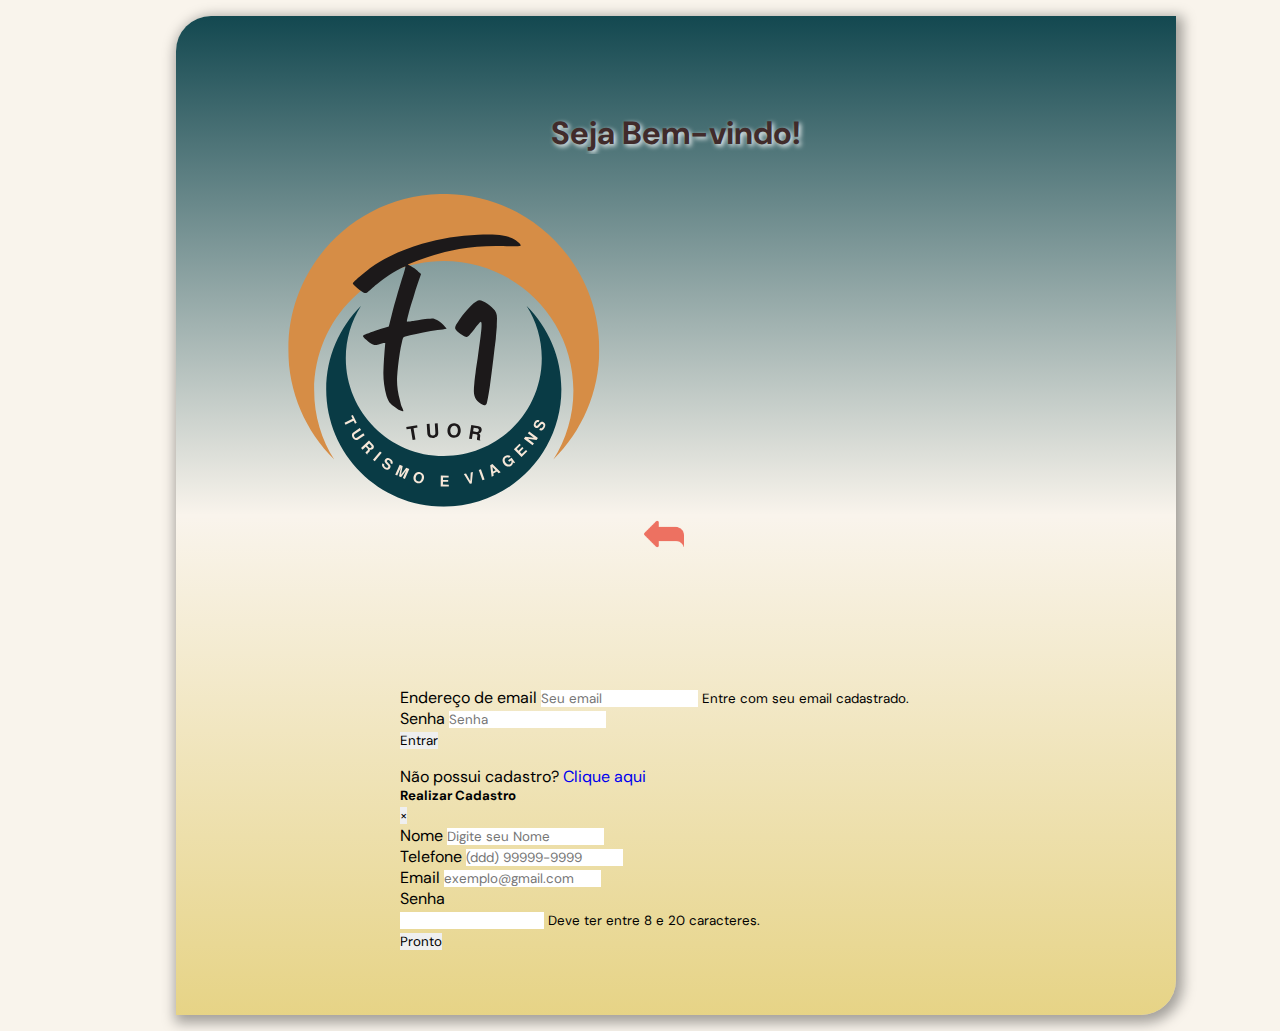
<file: singin.html>
<!DOCTYPE html>
<html lang="pt-BR">
<head>
  <meta charset="UTF-8">
  <meta http-equiv="X-UA-Compatible" content="IE=edge">
  <meta name="viewport" content="width=device-width, initial-scale=1, shrink-to-fit=no">
  <title>F1 Tuor - Turismo e Viagens</title>
  <!------Bootstrap------>
  <link rel="stylesheet" href="https://stackpath.bootstrapcdn.com/bootstrap/4.1.3/css/bootstrap.min.css" integrity="sha384-MCw98/SFnGE8fJT3GXwEOngsV7Zt27NXFoaoApmYm81iuXoPkFOJwJ8ERdknLPMO" crossorigin="anonymous">
   <!-----CSS------>
  <link rel="stylesheet" href="./styles/singin.css">

   <!------Font-Family------>
  <link rel="preconnect" href="https://fonts.googleapis.com">
  <link rel="preconnect" href="https://fonts.gstatic.com" crossorigin>
  <link href="https://fonts.googleapis.com/css2?family=DM+Sans:ital@0;1&display=swap" rel="stylesheet">
</head>

<body>
<div class="container">
  <div class="row">
    <div class="col">
      <h1>Seja Bem-vindo!</h1>
      <img src="assets/Logo.svg" alt="" width="400px">

      <a href="index.html"><img class="voltar" src="assets/botao-quotvoltar.png" alt="voltar" width="40px"></a>
    </div>

    <div class="col">
      <form class="singin">
        <div class="form-group">
          <label for="exampleInputEmail1">Endereço de email</label>
          <input type="email" class="form-control" id="exampleInputEmail1" aria-describedby="emailHelp" placeholder="Seu email">
          <small id="emailHelp" class="form-text text-muted">Entre com seu email cadastrado.</small>
        </div>
        <div class="form-group">
          <label for="exampleInputPassword1">Senha</label>
          <input type="password" class="form-control" id="exampleInputPassword1" placeholder="Senha">
        </div>
        <button type="submit" class="btn btn-primary">Entrar</button>
        
        <p>Não possui cadastro? <a data-toggle="modal" data-target="#exampleModal" href="#">Clique aqui</a></p> 

        <div class="modal fade" id="exampleModal" tabindex="-1" role="dialog" aria-labelledby="exampleModalLabel" aria-hidden="true">
          <div class="modal-dialog" role="document">
            <div class="modal-content">
              <div class="modal-header">
                <h5 class="modal-title" id="exampleModalLabel">Realizar Cadastro</h5>
                <button type="button" class="close" data-dismiss="modal" aria-label="Fechar">
                  <span aria-hidden="true">&times;</span>
                </button>
              </div>
              <div class="modal-body">
                <form>
                  <div class="form-row">
                    <div class="form-group col-md-6">
                      <label for="inputEmail4">Nome</label>
                      <input type="email" class="form-control" id="inputEmail4" placeholder="Digite seu Nome">
                    </div>
                    <div class="form-group">
                      <label for="inputAddress2">Telefone</label>
                      <input type="text" class="form-control" id="inputAddress2" placeholder="(ddd) 99999-9999">
                    </div>
                  </div>
                  <div class="form-group">
                    <label for="inputAddress">Email</label>
                    <input type="text" class="form-control" id="inputAddress" placeholder="exemplo@gmail.com">
                  </div>
                  <div class="form-inline ">
                    <label id="senha-padding" for="inputPassword6">Senha</label>
                    <div id="senha" class="form-group">
                      <input type="password" id="inputPassword6" class="form-control mx-sm-3" aria-describedby="passwordHelpInline">
                      <small id="passwordHelpInline" class="text-muted">
                        Deve ter entre 8 e 20 caracteres.
                      </small>
                    </div>
                  </div>
                </form>
              </div>
              <div class="modal-footer">
                <button type="button" class="btn btn-primary">Pronto</button>
              </div>
            </div>
          </div>
        </div>
      </form>
    </div>
  </div>
</div>









<script src="https://code.jquery.com/jquery-3.3.1.slim.min.js" integrity="sha384-q8i/X+965DzO0rT7abK41JStQIAqVgRVzpbzo5smXKp4YfRvH+8abtTE1Pi6jizo" crossorigin="anonymous"></script>
<script src="https://cdnjs.cloudflare.com/ajax/libs/popper.js/1.14.3/umd/popper.min.js" integrity="sha384-ZMP7rVo3mIykV+2+9J3UJ46jBk0WLaUAdn689aCwoqbBJiSnjAK/l8WvCWPIPm49" crossorigin="anonymous"></script>
<script src="https://stackpath.bootstrapcdn.com/bootstrap/4.1.3/js/bootstrap.min.js" integrity="sha384-ChfqqxuZUCnJSK3+MXmPNIyE6ZbWh2IMqE241rYiqJxyMiZ6OW/JmZQ5stwEULTy" crossorigin="anonymous"></script>

</body>
</html>
</file>
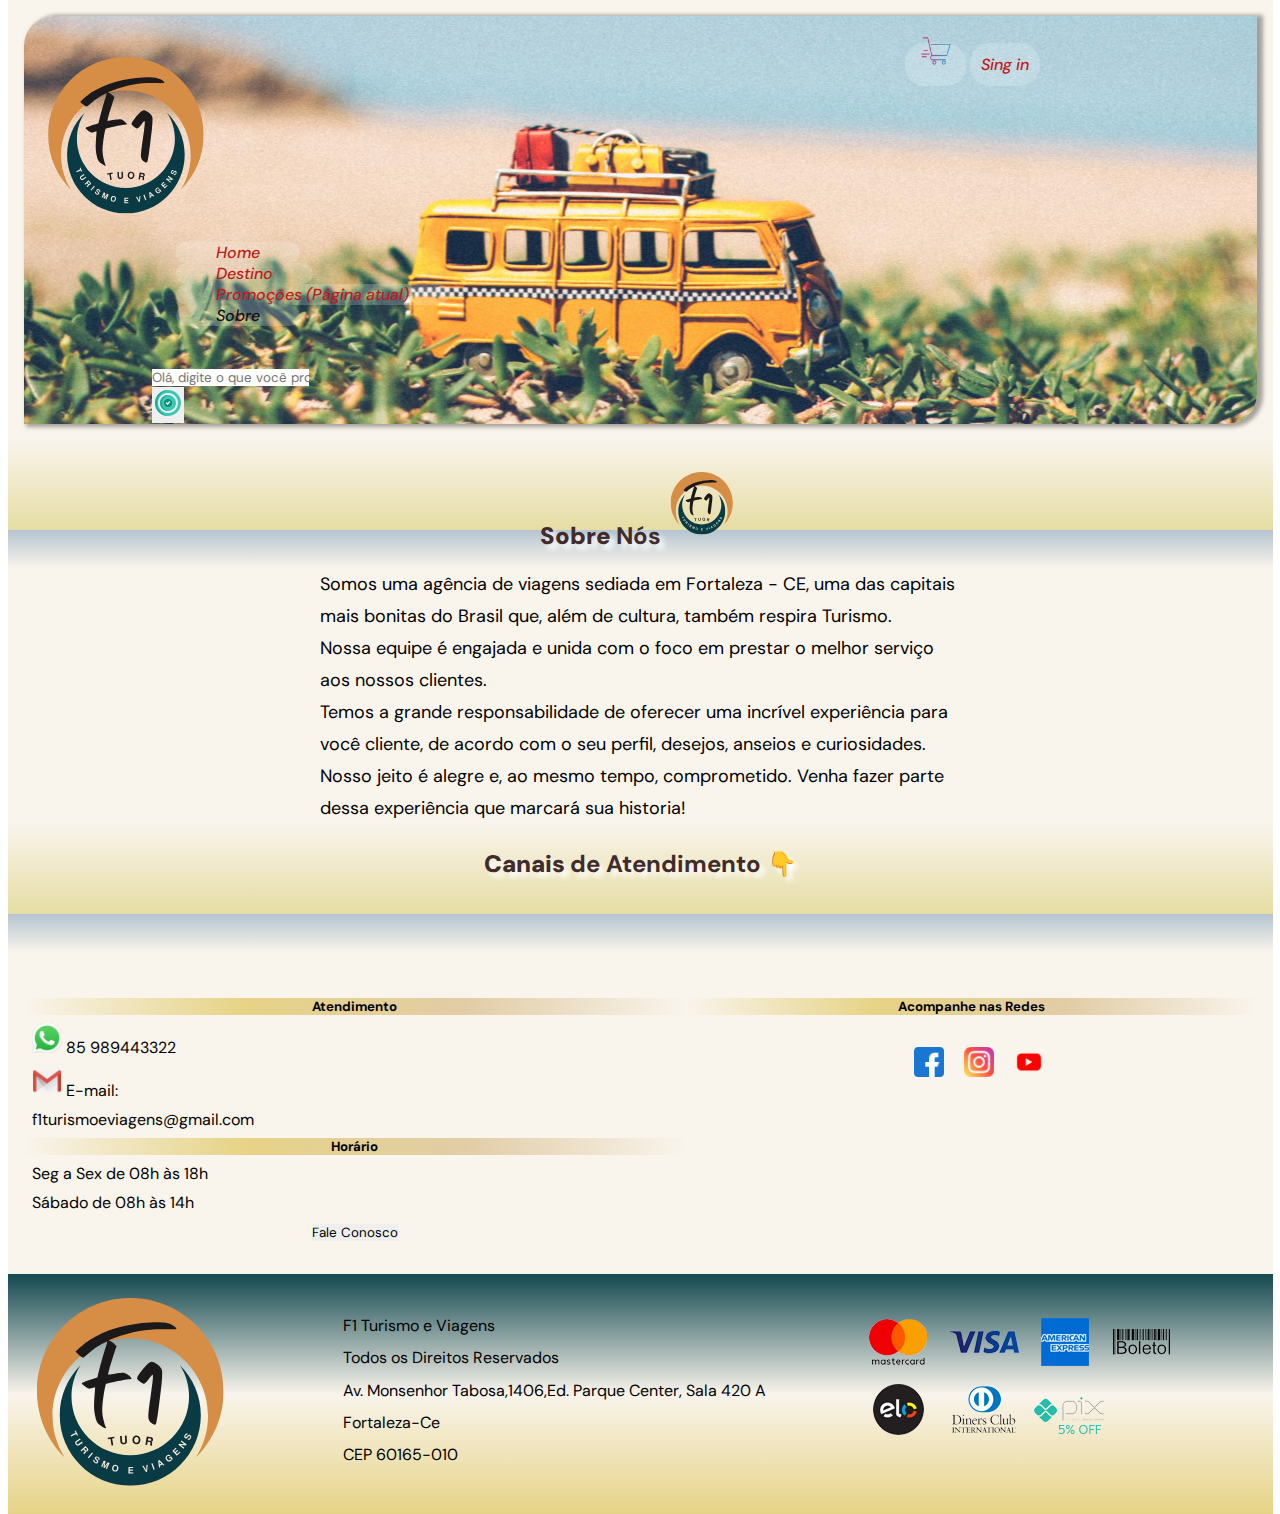
<file: sobre.html>
<!DOCTYPE html>
<html lang="pt-BR">
<head>
  <meta charset="UTF-8">
  <meta http-equiv="X-UA-Compatible" content="IE=edge">
  <meta name="viewport" content="width=device-width, initial-scale=1, shrink-to-fit=no">
  <title>F1 Tuor - Turismo e Viagens</title>
  <!------Bootstrap------>
  <link rel="stylesheet" href="https://stackpath.bootstrapcdn.com/bootstrap/4.1.3/css/bootstrap.min.css" integrity="sha384-MCw98/SFnGE8fJT3GXwEOngsV7Zt27NXFoaoApmYm81iuXoPkFOJwJ8ERdknLPMO" crossorigin="anonymous">
   <!-----CSS------>
  <link rel="stylesheet" href="./styles/sobre.css">
   <!------Font-Family------>
  <link rel="preconnect" href="https://fonts.googleapis.com">
  <link rel="preconnect" href="https://fonts.gstatic.com" crossorigin>
  <link href="https://fonts.googleapis.com/css2?family=DM+Sans:ital@0;1&display=swap" rel="stylesheet">
</head>



<body>
 <div id="bodySection">
   <header>
      <div class="grid-container">
        <div>
          <nav  class="navbar navbar-expand-lg navbar-light ">
            <button class="navbar-toggler" type="button" data-toggle="collapse" data-target="#navbarTogglerDemo01" aria-controls="navbarTogglerDemo01" aria-expanded="false" aria-label="Alterna navegação">
              <span class="navbar-toggler-icon"></span>
            </button>
            <div class="collapse navbar-collapse" id="navbarTogglerDemo01">
              <a class="navbar-brand" href="#"><img id="Logo" src="assets/Logo.svg" alt="Logomarca F1 Turismo" width="200px" height="200px"></a>
   
              <ul class="navbar-nav mr-auto mt-2 mt-lg-0">
                <li class="nav-item ">
                  <a class="nav-link" href="index.html">Home</a>
                </li>
                <li class="nav-item ">
                  <a class="nav-link" href="destino.html">Destino </a>
                </li>
                <li class="nav-item ">
                  <a class="nav-link" href="promocoes.html">Promoções <span class="sr-only">(Página atual)</span></a>
                </li>
                <li class="nav-item active">
                  <a class="nav-link" href="sobre.html">Sobre</a>
                </li>
              </ul>
            </div>
          </nav>
   
          <div class="input-group mb-3">
            <input type="text" class="form-control" placeholder="Olá, digite o que você procura.." aria-label="Recipient's username" aria-describedby="button-addon2">
            <div class="input-group-append">
              <button class="btn btn-outline-secondary" type="button" id="button-addon2"><img src="/assets/lets-go.png" alt="botão ir"></button>
            </div>
          </div>
        </div>
        <nav id="go-enter">
          <a href="compra.html"><img src="assets/carrinho-de-compras.png" alt="Carrinho de compras" width="38px" height="38px"></a>
          <a href="singin.html">Sing in</a>
        </nav>
      </div>
   </header>

    <div>
      <hr>
      <h2 class="topicos"><strong>Sobre </strong>Nós<img src="assets/Logo.svg" alt="" width="80px" ></h2>
    </div>

    <div class="container-sobre">
      <p>
        Somos uma agência de viagens sediada em Fortaleza - CE, uma das capitais mais bonitas do Brasil que, além de cultura, também respira Turismo. <br>
        Nossa equipe é engajada e unida com o foco em prestar o melhor serviço aos nossos clientes. <br>
        Temos a grande responsabilidade de oferecer uma incrível experiência para você cliente, de acordo com o seu perfil, desejos, anseios e curiosidades. <br>
        Nosso jeito é alegre e, ao mesmo tempo, comprometido. Venha fazer parte dessa experiência que marcará sua historia!
      </p>
    </div>
     
   <section>
    <hr>
    <h2 class="topicos"><strong>Canais </strong>de Atendimento &#x1F447;</h2>

    <div class="section-sobre">
      <ul class="section-info">
        <h5>Atendimento</h5>
        <li><img src="assets/whatsapp.png" alt="icone whatsapp" width="30px" > 85 989443322</li>
        <li><img src="assets/gmail.png" alt="icone gmail" width="30px"> E-mail:</li>
        <li>f1turismoeviagens@gmail.com</li>
        <h5>Horário</h5>
        <li>Seg a Sex de 08h às 18h</li>
        <li>Sábado de 08h às 14h</li>
        <button type="button" class="btn btn-primary btn-lg">Fale Conosco</button>
      </ul>

      <div class="section-redes">
        <h5>Acompanhe nas Redes</h5>
        <a  href="#"><img class="redes" src="assets/facebook.png" alt="icone facebook" width="30px"></a>
        <a  href="#"><img class="redes" src="assets/instagram.png" alt="icone instagram" width="30px"></a>
        <a  href="#"><img class="redes" src="assets/youtube.png" alt="icone youtube" width="30px"></a>
      </div>
      
    </div>
   </section>
   
   <footer id="footer">
    <img src="assets/Logo.svg" alt="" width="240px">
    <ul>
      <li class="padrao">F1 Turismo e Viagens</li>
      <li class="padrao">Todos os Direitos Reservados</li>
      <li class="padrao">Av. Monsenhor Tabosa,1406,Ed. Parque Center, Sala 420 A</li>
      <li class="padrao">Fortaleza-Ce</li>
      <li class="padrao">CEP 60165-010</li>
    </ul>
    <img class="img-footer" src="images/formasPagamento.png" alt="formasPagamento">
   </footer>
 </div>

<script src="https://code.jquery.com/jquery-3.3.1.slim.min.js" integrity="sha384-q8i/X+965DzO0rT7abK41JStQIAqVgRVzpbzo5smXKp4YfRvH+8abtTE1Pi6jizo" crossorigin="anonymous"></script>
<script src="https://cdnjs.cloudflare.com/ajax/libs/popper.js/1.14.3/umd/popper.min.js" integrity="sha384-ZMP7rVo3mIykV+2+9J3UJ46jBk0WLaUAdn689aCwoqbBJiSnjAK/l8WvCWPIPm49" crossorigin="anonymous"></script>
<script src="https://stackpath.bootstrapcdn.com/bootstrap/4.1.3/js/bootstrap.min.js" integrity="sha384-ChfqqxuZUCnJSK3+MXmPNIyE6ZbWh2IMqE241rYiqJxyMiZ6OW/JmZQ5stwEULTy" crossorigin="anonymous"></script>

</body>
</html>
</file>
<file: styles/style.css>
* {
  margin: 0;
  padding: 0;
  border: none;
  text-decoration: none;
  box-sizing: border-box;
  overflow-x: hidden;
  
  font-family: 'DM Sans', sans-serif;
}


/*---- GERAL -----*/
body {
  display: block;
  margin-left: auto;
  margin-right: auto;

  max-width: 1265px;

  background-color: #ffffff;
}

#bodySection {
  max-width: 1300px;
  background-color: rgba(248, 243, 234, 0.89);
}

.grid-container{  
  display: grid;
  grid-template-columns: auto auto auto ;
  background-image: url("../assets/bg.jpg");
  background-repeat: no-repeat;
  background-position: center;

  margin: 1rem;

  border-radius: 30px 0px 30px 0px;
  box-shadow: 4px 1px 4px 2px #00000059;
}

div#logo{
  grid-column-start: 1;
  grid-column-end: 3;
}

nav#go-enter {
  grid-column-start: 2;
  grid-column-end: 4;
  text-align: center;
  padding-top: 1rem;
  padding-left: 1rem;
  overflow: hidden;
}

.image-assets {
  padding-bottom: 1rem;
}

label {
  color: #ffffff;
  background-color: rgba(0, 0, 0, 0.76);
  padding: 2px;
  border-radius: 5px;

  margin-left: 7px;
  margin-bottom: -9px;
}

h2{
  text-align: center;
  background-image: linear-gradient(to left, transparent, rgba(190, 144, 58, 0.397), rgba(218, 190, 67, 0.603), transparent);
  padding-top: 1rem;
  padding-bottom: 1rem;

  font-family: 'DM Sans', sans-serif;
  color: #412b2b;
  text-shadow: 5px 5px 5px #ffffff;
}

h5{
  overflow: hidden;
  background-color: aliceblue;
  text-align: center;
  
}

/*---- Caixa de texto Header -----*/
.input-group {
  padding-left: 8rem;
  width: 75%;
  padding-top: 2.5rem; 
}

/*---- Botão Caixa de texto Header -----*/
.input-group-append{
  display: block;
}

.btn-outline-secondary{
  border-color: transparent;
}

/*---- Alinhamento links Menu Navbar -----*/  
.mt-lg-0, .my-lg-0 {
  margin-block: auto;
}

@media (min-width: 992px) {
  .navbar-expand-lg .navbar-nav {
    flex-direction: row;
    padding-left: 9rem;
  }
}

@media (min-width: 992px) {
.navbar-expand-lg .navbar-nav .nav-link {
    padding-right: 2.5rem;
    padding-left: 2.5rem;
}
}

/*---- Alinhamento e style link Sing in Navbar -----*/  
#go-enter{
  max-width: 656px;
}

#go-enter > a {
  color: rgb(189, 28, 28);
  font-weight: 500;
  font-style: italic;
  background-color: #ffffff33 ;
  border-radius: 20px;
  text-decoration: none; 
  padding: .70rem;
}

#go-enter > a:hover {
  color: rgba(0, 0, 0, 0.733);
}

.navbar-light .navbar-nav .nav-link{
  color: rgb(189, 28, 28);
  font-weight: 500;
  font-style: italic;
  background-color: #ffffff33 ;
  border-radius: 20px;
  margin: .51rem;
}

.navbar-light .navbar-nav .active>.nav-link, .navbar-light .navbar-nav .nav-link.active, .navbar-light .navbar-nav .nav-link.show, .navbar-light .navbar-nav .show >.nav-link {
  color: rgba(0, 0, 0, 0.9);
  font-weight: 500;
  font-style: italic;
}


/*---- Section de Formulario-----*/ 
#form-index {
  border-radius: 1rem;
  max-width: 55rem;

  margin-top: 1rem;
  margin-bottom: 4rem;

  display: block;
  margin-right: auto;
  margin-left: auto;

  box-shadow: 3px 2px 10px 0px #0000007d;
}

form {
  display: flex;
  justify-content: space-between;
  padding: 1rem 1rem;
}


#formGroupExampleInput {
  width: 25rem; 
} 

/*---- Section de Formulario Botão-----*/ 
.btn-lg {
  margin-left: 27.3rem;
  margin-bottom: 1rem;
  transition: .5s;

}


/*---- Menu e cards-----*/ 
#menu {
  margin: 1rem;
  background-image: url(/assets/bg-menu.jpg);
  background-position: center;
  background-repeat: no-repeat;

  box-shadow: 4px 1px 4px 2px #00000059;
}

#container {
  height: 40rem;
}

.card {
  display: inline-block;
  margin-left: 5.5rem;
  margin-top: 3rem;
  
  background-color: #ffffff7e;

  box-shadow: 3px 2px 10px 0px #0000007d; 
}


/*---- Commit -----*/ 
div#card-commit.card{
  width: 30rem;
  display: block;
  margin-left: auto;
  margin-right: auto; 
}

#commit{
  margin-bottom: 2rem;
  padding-bottom: 2rem;
}

.position-img-est{
  margin-top: -3px;
  margin-left: 10px;
}


/*---- Footer -----*/ 
#footer{
  background-image: linear-gradient(to bottom, #134850, transparent, rgba(218, 190, 67, 0.603));
  height: 15rem;
  
  display: grid;
  grid-template-columns: auto auto;
  overflow: hidden; 
}

ul{
  margin-top: 30px;
  margin-bottom: 0;
}

li.padrao{
  padding-top: .7rem;
}
/*---- Resposividade -----*/ 
@media (max-width: 810px) {
  .card {
    display: block;
    margin-left: auto;
    margin-right: auto;
    margin-top: 3rem;
    
    background-color: #ffffff7e;
  
    box-shadow: 3px 2px 10px 0px #0000007d;
} #menu {
  background-image: none;
 } #formGroupExampleInput {
  width: 95%;
 } #container {
  height: 110rem;
 } .navbar-light .navbar-nav .nav-link{
  width: 50%;
  text-align: center;
 } .input-group {
  display: none;
 } .grid-container{
    padding-bottom: 3rem;
    
 }

}

@media (max-width: 656px) {
  .btn-lg {
      margin-left: 10rem;
      transition: .5s;
  }
}

@media (max-width: 460px) {
  #Logo{
      display: none;

  }.grid-container{
    background-image: none;
    background-image: linear-gradient(to bottom, #134850, transparent, rgba(218, 190, 67, 0.603));

  } #form-index{
    width: 300px;

  } .btn-lg {
    margin-left: 4rem;
    transition: .5s;

  } div#card-commit.card{
  width: 20rem;
  
  } li.padrao{
  font-size: 12px;
  } h2{
    font-size: larger;
  }
}
</file>
<file: styles/compra.css>
* {
  margin: 0;
  padding: 0;
  border: none;
  text-decoration: none;
  box-sizing: border-box;
  overflow-x: hidden;

  font-family: 'DM Sans', sans-serif;
}

/*---- GERAL -----*/
body {
  display: block;
  margin-left: auto;
  margin-right: auto;

  max-width: 1265px;

  background-color: #ffffff;
}

#bodySection {
  max-width: 1300px;
  background-color: rgba(248, 243, 234, 0.89);
}

.grid-container{  
  display: grid;
  grid-template-columns: auto auto auto ;
  background-image: url("../assets/bg.jpg ");
  background-repeat: no-repeat;
  background-position: center;

  margin: 1rem;

  border-radius: 30px 0px 30px 0px;
  box-shadow: 4px 1px 4px 2px #00000059;
}

div#logo{
  grid-column-start: 1;
  grid-column-end: 3;
}

nav#go-enter {
  grid-column-start: 2;
  grid-column-end: 4;
  text-align: center;
  padding-top: 1rem;
  padding-left: 1rem; 
  overflow: hidden;
}

.image-assets {
  padding-bottom: 1rem;
}


/*---- Caixa de texto Header -----*/
.input-group {
  padding-left: 8rem;
  width: 75%;
  padding-top: 2.5rem; 
}

/*---- Botão Caixa de texto Header -----*/
.input-group-append{
  display: block;
}

.btn-outline-secondary{
  border-color: transparent;
}

/*---- Alinhamento links Menu Navbar -----*/  
.mt-lg-0, .my-lg-0 {
  margin-block: auto;
}

@media (min-width: 992px) {
  .navbar-expand-lg .navbar-nav {
    flex-direction: row;
    padding-left: 9rem;
  }
}

@media (min-width: 992px) {
.navbar-expand-lg .navbar-nav .nav-link {
    padding-right: 2.5rem;
    padding-left: 2.5rem;
}
}

/*---- Alinhamento e style link Sing in Navbar -----*/  
#go-enter > a {
  color: rgb(189, 28, 28);
  font-weight: 500;
  font-style: italic;
  background-color: #ffffff33 ;
  border-radius: 20px;
  text-decoration: none; 
  padding: .70rem;
}

#go-enter > a:hover {
  color: rgba(0, 0, 0, 0.733);
}

.navbar-light .navbar-nav .nav-link{
  color: rgb(189, 28, 28);
  font-weight: 500;
  font-style: italic;
  background-color: #ffffff33 ;
  border-radius: 20px;
  margin: .51rem;
}

.navbar-light .navbar-nav .active>.nav-link, .navbar-light .navbar-nav .nav-link.active, .navbar-light .navbar-nav .nav-link.show, .navbar-light .navbar-nav .show >.nav-link {
  color: rgba(0, 0, 0, 0.9);
  font-weight: 500;
  font-style: italic;
}

.img-body{
  display: block;
  margin-left: auto;
  margin-right: auto;
  width: 300px;
  opacity: 70%;
}

.nav-btn:hover {
  text-decoration: none;
  color: #ffffff;

}

.btn{
  display: block;
  margin-left: auto;
  margin-right: auto;
  margin-bottom: 2rem;

}

#footer{
  background-image: linear-gradient(to bottom, #134850, transparent, rgba(218, 190, 67, 0.603));
   
  display: grid;
  grid-template-columns: auto auto auto;
  overflow: hidden; 
}

.img-footer{
  margin-top: 2rem;
}

ul{
  margin-top: 30px;
  margin-bottom: 0;
}

li.padrao{
  padding-top: .7rem;
}

/*---- Resposividade -----*/ 
@media (max-width: 940px) {
  .img-footer{
  display: none;
 } p{
  margin: 1rem;
 } .navbar-light .navbar-nav .nav-link{
  width: 50%;
  text-align: center;
 }.input-group {
  display: none;
 } .grid-container{
    padding-bottom: 3rem;
    
 }
}

@media (max-width: 460px) {
  #Logo{
      display: none;

  }.grid-container{
    background-image: none;
    background-image: linear-gradient(to bottom, #134850, transparent, rgba(218, 190, 67, 0.603));

  }.topicos{
    font-size: larger;
  } li.padrao{
    font-size: 12px;
    }
}
</file>
<file: styles/destino.css>
* {
  margin: 0;
  padding: 0;
  border: none;
  text-decoration: none;
  box-sizing: border-box;
  overflow-x: hidden;

  font-family: 'DM Sans', sans-serif;
}


/*---- GERAL -----*/
body {
  display: block;
  margin-left: auto;
  margin-right: auto;

  max-width: 1265px;

  background-color: #ffffff;
}

#bodySection {
  max-width: 1300px;
  background-color: rgba(248, 243, 234, 0.89);
}

.grid-container{  
  display: grid;
  grid-template-columns: auto auto auto ;
  background-image: url("../assets/bg.jpg");
  background-repeat: no-repeat;
  background-position: center;

  margin: 1rem;

  border-radius: 30px 0px 30px 0px;
  box-shadow: 4px 1px 4px 2px #00000059;
}

div#logo{
  grid-column-start: 1;
  grid-column-end: 3;
}

nav#go-enter {
  grid-column-start: 2;
  grid-column-end: 4;
  text-align: center;
  padding-top: 1rem;
  padding-left: 1rem;
  overflow: hidden;
}

.image-assets {
  padding-bottom: 1rem;
}

h5{
  overflow: hidden;
}


/*---- Caixa de texto Header -----*/
.input-group {
  padding-left: 8rem;
  width: 75%;
  padding-top: 2.5rem; 
}

/*---- Botão Caixa de texto Header -----*/
.input-group-append{
  display: block;
}

.btn-outline-secondary{
  border-color: transparent;
}

/*---- Alinhamento links Menu Navbar -----*/  
.mt-lg-0, .my-lg-0 {
  margin-block: auto;
}

@media (min-width: 992px) {
  .navbar-expand-lg .navbar-nav {
    flex-direction: row;
    padding-left: 9rem;
  }
}

@media (min-width: 992px) {
.navbar-expand-lg .navbar-nav .nav-link {
    padding-right: 2.5rem;
    padding-left: 2.5rem;
}
}

/*---- Alinhamento e style link Sing in Navbar -----*/  
#go-enter{
  max-width: 656px;
}

#go-enter > a {
  color: rgb(189, 28, 28);
  font-weight: 500;
  font-style: italic;
  background-color: #ffffff33 ;
  border-radius: 20px;
  text-decoration: none; 
  padding: .70rem;
}

#go-enter > a:hover {
  color: rgba(0, 0, 0, 0.733);
}

.navbar-light .navbar-nav .nav-link{
  color: rgb(189, 28, 28);
  font-weight: 500;
  font-style: italic;
  background-color: #ffffff33 ;
  border-radius: 20px;
  margin: .51rem;
}

.navbar-light .navbar-nav .active>.nav-link, .navbar-light .navbar-nav .nav-link.active, .navbar-light .navbar-nav .nav-link.show, .navbar-light .navbar-nav .show >.nav-link {
  color: rgba(0, 0, 0, 0.9);
  font-weight: 500;
  font-style: italic;
}


/*---- H2-----*/ 
.topicos{
  text-align: center;
  background-image: linear-gradient(to bottom, transparent, rgba(201, 186, 52, 0.397) 70%, rgba(46, 103, 150, 0.342) 20%, transparent);
  padding-top: 1em;
  padding-bottom: 1rem;

  height: 8rem;

  font-family: 'DM Sans', sans-serif;
  color: #412b2b;
  text-shadow: 5px 5px 5px #ffffff;

}


/*---- Menu e cards-----*/ 
#menu {
  margin: 1rem;
}

#container {
display: block;
margin-right: auto;
margin-left: auto;
margin-bottom: 1rem;
margin-top: 1rem;
max-width: 50rem;

box-shadow: 1px 2px 7px 3px rgb(0 0 0 / 51%);
}

/*---- Cards-----*/ 
.card {
  display: inline-block;
  margin-left: 5.5rem;
  margin-top: 3rem;
  
  background-color: #ffffff7e;

  box-shadow: 3px 2px 10px 0px #0000007d;
  
}


.dropdown {
  position: relative;
  display: block;
  
}

.dropdown-content {
  display: none;
  position: relative;

  background-color: #f9f9f9;
  min-width: 160px;
  box-shadow: 0px 8px 16px 0px rgba(0,0,0,0.2);
  z-index: 1;
}

.dropdown:hover .dropdown-content {
  display: block;

}

.desc {
  padding: 15px;
  text-align: center;
}

a{
  text-align: center;
  color: #0a024b;
  padding: .3rem;
}

a:hover{
  text-decoration: none;
  color:rgba(53, 91, 117, 0.342);
}

form {
  width: 500px;


  display: block;
  margin-left: auto;
  margin-right: auto;

  background-color: #0a024b;

  padding: 1rem;
  color: #f9f9f9;

  margin-bottom: 1rem ;
  box-shadow: 5px 8px 16px 5px rgba(0,0,0,0.2);
  border-radius: 10px 0;

}


/*---- Resposividade -----*/ 
@media (max-width: 810px) {
  .card {
    display: inline-block;

    margin-top: 3rem;
    
    background-color: #ffffff7e;
  
    box-shadow: 3px 2px 10px 0px #0000007d;
} #formGroupExampleInput {
  width: 95%;
 } form {
  width: 400px;
 } .navbar-light .navbar-nav .nav-link{
  width: 50%;
  text-align: center;
 } .input-group {
  display: none;
 } .grid-container{
    padding-bottom: 3rem;
    
 }
}


/*---- Footer -----*/ 
#footer{
  background-image: linear-gradient(to bottom, #134850, transparent, rgba(218, 190, 67, 0.603));
  height: 15rem;
  
  display: grid;
  grid-template-columns: auto auto;
  overflow: hidden; 
}

ul{
  margin-top: 30px;
  margin-bottom: 0;
}

li.padrao{
  padding-top: .7rem;
}


@media (max-width: 460px) {
  #Logo{
      display: none;

  }.grid-container{
    background-image: none;
    background-image: linear-gradient(to bottom, #134850, transparent, rgba(218, 190, 67, 0.603));

  }.topicos{
    font-size: larger;

  } .card {
    display: inline-block;
    margin-left: 1.5rem;

  } form{
    width: 350px;

  }li.padrao{
    font-size: 12px;
    }
   

}
</file>
<file: styles/promocoes.css>
* {
  margin: 0;
  padding: 0;
  border: none;
  text-decoration: none;
  box-sizing: border-box;
  overflow-x: hidden;

  font-family: 'DM Sans', sans-serif;
}


/*---- GERAL -----*/
body {
  display: block;
  margin-left: auto;
  margin-right: auto;

  max-width: 1265px;

  background-color: #ffffff;
}

#bodySection {
  max-width: 1300px;
  background-color: rgba(248, 243, 234, 0.89);
}

.grid-container{  
  display: grid;
  grid-template-columns: auto auto auto ;
  background-image: url("../assets/bg.jpg");
  background-repeat: no-repeat;
  background-position: center;

  margin: 1rem;

  border-radius: 30px 0px 30px 0px;
  box-shadow: 4px 1px 4px 2px #00000059;
}

div#logo{
  grid-column-start: 1;
  grid-column-end: 3;
}

nav#go-enter {
  grid-column-start: 2;
  grid-column-end: 4;
  text-align: center;
  padding-top: 1rem;
  padding-left: 1rem;
  overflow: hidden;
}

.image-assets {
  padding-bottom: 1rem;
}

h5{
  overflow: hidden;
}

/*---- Caixa de texto Header -----*/
.input-group {
  padding-left: 8rem;
  width: 75%;
  padding-top: 2.5rem; 
}

/*---- Botão Caixa de texto Header -----*/
.input-group-append{
  display: block;
}

.btn-outline-secondary{
  border-color: transparent;
}

/*---- Alinhamento links Menu Navbar -----*/  
.mt-lg-0, .my-lg-0 {
  margin-block: auto;
}

@media (min-width: 992px) {
  .navbar-expand-lg .navbar-nav {
    flex-direction: row;
    padding-left: 9rem;
  }
}

@media (min-width: 992px) {
.navbar-expand-lg .navbar-nav .nav-link {
    padding-right: 2.5rem;
    padding-left: 2.5rem;
}
}

/*---- Alinhamento e style link Sing in Navbar -----*/  
#go-enter{
  max-width: 656px;
}

#go-enter > a {
  color: rgb(189, 28, 28);
  font-weight: 500;
  font-style: italic;
  background-color: #ffffff33 ;
  border-radius: 20px;
  text-decoration: none; 
  padding: .70rem;
}

#go-enter > a:hover {
  color: rgba(0, 0, 0, 0.733);
}

.navbar-light .navbar-nav .nav-link{
  color: rgb(189, 28, 28);
  font-weight: 500;
  font-style: italic;
  background-color: #ffffff33 ;
  border-radius: 20px;
  margin: .51rem;
}

.navbar-light .navbar-nav .active>.nav-link, .navbar-light .navbar-nav .nav-link.active, .navbar-light .navbar-nav .nav-link.show, .navbar-light .navbar-nav .show >.nav-link {
  color: rgba(0, 0, 0, 0.9);
  font-weight: 500;
  font-style: italic;
}

/*---- H2-----*/ 
.topicos{
  text-align: center;
  background-image: linear-gradient(to bottom, transparent, rgba(201, 186, 52, 0.397) 70%, rgba(46, 103, 150, 0.342) 20%, transparent);
  padding-top: 1em;

  height: 8rem;

  font-family: 'DM Sans', sans-serif;
  color: #412b2b;
  text-shadow: 5px 5px 5px #ffffff;

}


/*---- Menu e cards-----*/ 
#menu {
  margin: 1rem;
  display: grid;
  grid-template-columns: auto auto auto;
}

.container-promo {
display: block;
margin-right: auto;
margin-left: auto;
margin-bottom: 1rem;
margin-top: 1rem;
max-width: 19rem;

box-shadow: 1px 2px 7px 3px rgb(0 0 0 / 51%);
}

.section-promo{
  background-color: rgba(202, 191, 94, 0.267);
  margin-bottom: 5rem;

}

.img-promo-bg{
  padding: 1rem;
  border-radius: 30px;
}

.img-promo {
  margin: .2rem;
  box-shadow: 1px 2px 7px 3px rgb(0 0 0 / 51%);
  transition: width 1s, height 1s, transform 1s;

}

.img-promo:hover {
  width: 250px;
  height: 250px;
}

/*---- Resposividade -----*/ 
@media (max-width: 1000px) {
   #menu {
  display: block;
  margin-left: auto;
  margin-right: auto;
 } .img-promo-bg {
    display: none;
 } .img-promo{
  display: block;
  margin-left: auto;
  margin-right: auto;
  margin-top: .5rem;
 } .img-footer{
  display: none;
 } .navbar-light .navbar-nav .nav-link{
  width: 50%;
  text-align: center;
 } .input-group {
  display: none;
 } .grid-container{
    padding-bottom: 3rem;
    
 }
}



/*---- Footer -----*/ 
#footer{
  background-image: linear-gradient(to bottom, #134850, transparent, rgba(218, 190, 67, 0.603));
  
  
  display: grid;
  grid-template-columns: auto auto auto;
  overflow: hidden; 
}

.img-footer{
  margin-top: 2rem;
}

ul{
  margin-top: 30px;
  margin-bottom: 0;
}

li.padrao{
  padding-top: .7rem;
}


@media (max-width: 460px) {
  #Logo{
      display: none;

  }.grid-container{
    background-image: none;
    background-image: linear-gradient(to bottom, #134850, transparent, rgba(218, 190, 67, 0.603));

  }.topicos{
    font-size: larger;
  } li.padrao{
    font-size: 12px;
    }
}
</file>
<file: styles/singin.css>
* {
  margin: 0;
  padding: 0;
  border: none;
  text-decoration: none;
  box-sizing: border-box;
  overflow-x: hidden;
  
  font-family: 'DM Sans', sans-serif;
}


/*---- GERAL -----*/
body {
  display: block;
  max-width: 1265px;

  background-color: rgba(248, 243, 234, 0.89);
}

.container{
  max-width: 1000px;
  margin-top: 1rem;
  margin-bottom: 1rem;
  background-image: linear-gradient(to bottom, #134850, transparent, rgba(218, 190, 67, 0.603));

  margin-left: 11rem;
  padding: 4rem;

  box-shadow: 3px 4px 13px 4px #00000059;
  border-radius: 35px 0;
  
}

h1{
  overflow: hidden;

  text-align: center;
  padding-top: 1em;

  font-family: 'DM Sans', sans-serif;
  color: #412b2b;
  text-shadow: 2px 2px 5px #ffffff;

}


.singin{
 margin-left: 10rem;
 margin-top: 8rem;

}

p{
  margin-top: 1rem;
}

#senha{
  margin-left: -.8rem;
}

#senha-padding{
  margin-bottom: 1rem;
}

@media (max-width: 750px) {
  .row, .col{
    display: block;
    margin-left: auto;
    margin-right: auto;
  } .container{
    max-width: 500px;
    display: block;
    margin-left: auto;
    margin-right: auto;
  } .singin{
    margin-left: 1rem;
  }

}

@media (max-width: 460px) {
  img{
      width: 300px;
  } .voltar {
    width: 30px;
  } .col{
    padding: 0;
  }
}
</file>
<file: styles/sobre.css>
* {
  margin: 0;
  padding: 0;
  border: none;
  text-decoration: none;
  box-sizing: border-box;
  overflow-x: hidden;

  font-family: 'DM Sans', sans-serif;
}

/*---- GERAL -----*/
body {
  display: block;
  margin-left: auto;
  margin-right: auto;

  max-width: 1265px;

  background-color: #ffffff;
}

#bodySection {
  max-width: 1300px;
  background-color: rgba(248, 243, 234, 0.89);
}

.grid-container{  
  display: grid;
  grid-template-columns: auto auto auto ;
  background-image: url("../assets/bg.jpg");
  background-repeat: no-repeat;
  background-position: center;

  margin: 1rem;

  border-radius: 30px 0px 30px 0px;
  box-shadow: 4px 1px 4px 2px #00000059;
}

div#logo{
  grid-column-start: 1;
  grid-column-end: 3;
}

nav#go-enter {
  grid-column-start: 2;
  grid-column-end: 4;
  text-align: center;
  padding-top: 1rem;
  padding-left: 1rem; 
  overflow: hidden;
}

.image-assets {
  padding-bottom: 1rem;
}


/*---- Caixa de texto Header -----*/
.input-group {
  padding-left: 8rem;
  width: 75%;
  padding-top: 2.5rem; 
}

/*---- Botão Caixa de texto Header -----*/
.input-group-append{
  display: block;
}

.btn-outline-secondary{
  border-color: transparent;
}

/*---- Alinhamento links Menu Navbar -----*/  
.mt-lg-0, .my-lg-0 {
  margin-block: auto;
}

@media (min-width: 992px) {
  .navbar-expand-lg .navbar-nav {
    flex-direction: row;
    padding-left: 9rem;
  }
}

@media (min-width: 992px) {
.navbar-expand-lg .navbar-nav .nav-link {
    padding-right: 2.5rem;
    padding-left: 2.5rem;
}
}

/*---- Alinhamento e style link Sing in Navbar -----*/  
#go-enter > a {
  color: rgb(189, 28, 28);
  font-weight: 500;
  font-style: italic;
  background-color: #ffffff33 ;
  border-radius: 20px;
  text-decoration: none; 
  padding: .70rem;
}

#go-enter > a:hover {
  color: rgba(0, 0, 0, 0.733);
}

.navbar-light .navbar-nav .nav-link{
  color: rgb(189, 28, 28);
  font-weight: 500;
  font-style: italic;
  background-color: #ffffff33 ;
  border-radius: 20px;
  margin: .51rem;
}

.navbar-light .navbar-nav .active>.nav-link, .navbar-light .navbar-nav .nav-link.active, .navbar-light .navbar-nav .nav-link.show, .navbar-light .navbar-nav .show >.nav-link {
  color: rgba(0, 0, 0, 0.9);
  font-weight: 500;
  font-style: italic;
}
/*---- Resposividade -----*/ 
@media (max-width: 940px) {
  .img-footer{
  display: none;
 } p{
  margin: 1rem;
 } .navbar-light .navbar-nav .nav-link{
  width: 50%;
  text-align: center;
 } .input-group {
  display: none;
 } .grid-container{
    padding-bottom: 3rem;
    
 }
}

/*---- H2-----*/ 
.topicos{
  text-align: center;
  background-image: linear-gradient(to bottom, transparent, rgba(201, 186, 52, 0.397) 70%, rgba(46, 103, 150, 0.342) 20%, transparent);
  padding-top: 1em;

  height: 8rem;

  font-family: 'DM Sans', sans-serif;
  color: #412b2b;
  text-shadow: 5px 5px 5px #ffffff;

}

/*---- Section Informações -----*/ 
.container-sobre {
  display: block;
  margin-left: auto;
  margin-right: auto;
  max-width: 40rem;
}

p{
  line-height: 2rem;
  font-size: 18px;
  font-family: 'DM Sans', sans-serif;
}

.section-sobre {
  display: grid;
  grid-template-columns: auto auto ;
  margin: 1rem;
  margin-bottom: 2rem;
}

.section-info {
  text-align: center;
}

h5 {
  overflow: hidden;

  background-image: linear-gradient(to left, transparent, rgba(190, 144, 58, 0.397), rgba(218, 190, 67, 0.603), transparent);
}

.section-info li{
  text-align: left;
  margin: .5rem;
  
}

.section-redes{
  text-align: center;
  margin-top: 1.9rem;
}

.redes {
  margin-top: 2rem;
  margin-left: 1rem;
}

/*---- Footer -----*/ 
#footer{
  background-image: linear-gradient(to bottom, #134850, transparent, rgba(218, 190, 67, 0.603));
   
  display: grid;
  grid-template-columns: auto auto auto;
  overflow: hidden; 
}

.img-footer{
  margin-top: 2rem;
}

ul{
  margin-top: 30px;
  margin-bottom: 0;
}

li.padrao{
  padding-top: .7rem;
}

@media (max-width: 460px) {
  #Logo{
      display: none;

  }.grid-container{
    background-image: none;
    background-image: linear-gradient(to bottom, #134850, transparent, rgba(218, 190, 67, 0.603));

  }.topicos{
    font-size: larger;
  } .section-info {
    font-size: 10px;
  } li.padrao{
    font-size: 12px;
  }
}
</file>
